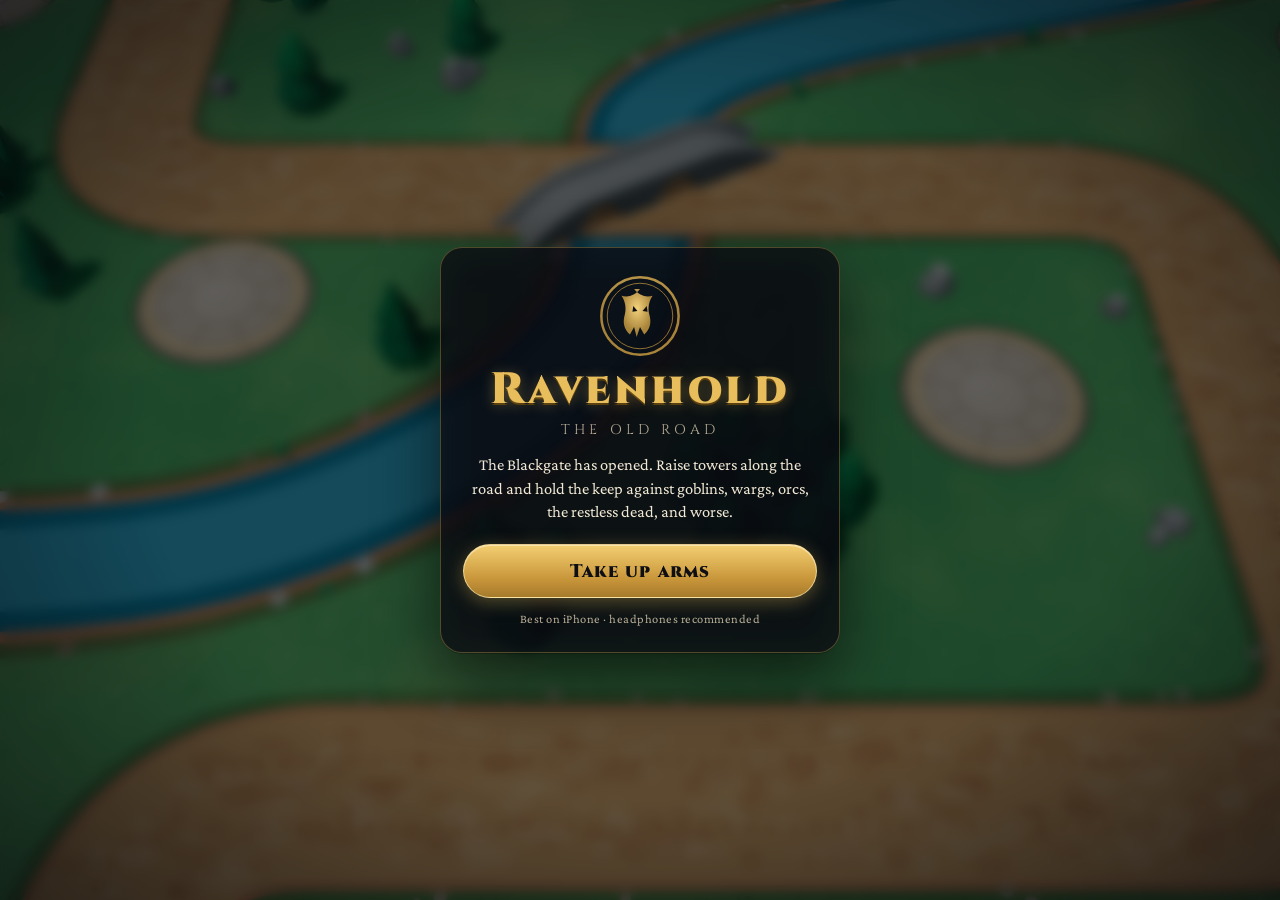
<file: index.html>
<!DOCTYPE html>
<html lang="en">
<head>
<meta charset="utf-8">
<meta name="viewport" content="width=device-width, initial-scale=1, maximum-scale=1, user-scalable=no, viewport-fit=cover">
<meta name="apple-mobile-web-app-capable" content="yes">
<meta name="mobile-web-app-capable" content="yes">
<meta name="apple-mobile-web-app-status-bar-style" content="black-translucent">
<meta name="apple-mobile-web-app-title" content="Ravenhold">
<meta name="theme-color" content="#0d0f14">
<meta name="description" content="Ravenhold — a classic medieval tower defense. Build towers, cast two spells, hold the road.">
<title>Ravenhold — Tower Defense</title>
<link rel="manifest" href="manifest.webmanifest">
<link rel="apple-touch-icon" href="icons/icon-180.png">
<link rel="icon" href="icons/icon-192.png">
<link rel="preconnect" href="https://fonts.googleapis.com">
<link rel="preconnect" href="https://fonts.gstatic.com" crossorigin>
<link href="https://fonts.googleapis.com/css2?family=Cinzel:wght@500;700;900&family=Crimson+Pro:ital,wght@0,400;0,600;1,400&display=swap" rel="stylesheet">
<link rel="stylesheet" href="css/style.css">
</head>
<body>
<canvas id="game" aria-label="Ravenhold game canvas"></canvas>
<div id="fx-flash" class="fx"></div>
<div id="fx-frost" class="fx"></div>
<div id="fx-vignette" class="fx vignette"></div>

<!-- HUD -->
<div id="hud" class="hidden">
  <div class="top">
    <div class="stats">
      <span class="st gold"><i class="ico ico-gold"></i><b id="hud-gold">0</b></span>
      <span class="st lives"><i class="ico ico-heart"></i><b id="hud-lives">20</b></span>
      <span class="st wave" id="hud-wave">Wave 0/15</span>
    </div>
    <div class="ctl">
      <button id="btn-speed" class="ib" aria-label="Game speed">1×</button>
      <button id="btn-sound" class="ib" aria-label="Sound"><i class="ico ico-sound"></i></button>
      <button id="btn-menu" class="ib" aria-label="Menu"><i class="ico ico-menu"></i></button>
    </div>
  </div>
  <div class="bottom">
    <button id="btn-fire" class="spell" data-spell="fire" aria-label="Dragon's Breath"><span class="orb fire"></span><span class="cd"></span><span class="cdt"></span><span class="sl">Fire</span></button>
    <button id="btn-frost" class="spell" data-spell="frost" aria-label="Winter's Grasp"><span class="orb frost"></span><span class="cd"></span><span class="cdt"></span><span class="sl">Frost</span></button>
    <button id="btn-wave" class="wavebtn"><span class="wl">Sound the horn</span><span class="ws">Wave 1 · Scouts</span></button>
  </div>
  <div id="cast-hint" class="hint hidden">Tap the road to unleash <b>Dragon's Breath</b><button id="btn-cancel-cast">Cancel</button></div>
</div>

<!-- Radial build menu (anchored to the tapped plot) -->
<div id="radial" class="radial hidden"></div>

<!-- Tower menu (anchored to the selected tower) -->
<div id="tmwrap" class="tmwrap hidden"><div id="tmenu" class="tmenu">
  <div class="tm-head"><img id="tm-icon" alt=""><div><div id="tm-name" class="tm-name">Archer Tower</div><div id="tm-stats" class="tm-stats"></div></div></div>
  <div class="tm-actions">
    <button id="btn-upgrade" class="tm-btn primary"><span class="lbl">Upgrade</span><span class="cost"><i class="ico ico-gold"></i><b id="upgrade-cost">70</b></span></button>
    <button id="btn-sell" class="tm-btn"><span class="lbl">Sell</span><span class="cost"><i class="ico ico-gold"></i><b id="sell-value">49</b></span></button>
  </div>
</div></div>

<!-- Title -->
<div id="title" class="overlay">
  <div class="card">
    <div class="sigil"></div>
    <h1>Ravenhold</h1>
    <div class="sub">The Old Road</div>
    <p class="lead">The Blackgate has opened. Raise towers along the road and hold the keep against goblins, wargs, orcs, the restless dead, and worse.</p>
    <button id="btn-start" class="big" disabled>Take up arms</button>
    <div id="loading" class="loading"><div class="bar"><i id="loading-fill"></i></div><span id="loading-text">Mustering the garrison…</span></div>
    <div class="foot">Best on iPhone · headphones recommended</div>
  </div>
</div>

<!-- Pause / menu -->
<div id="menu" class="overlay hidden">
  <div class="card">
    <h2>Ravenhold</h2>
    <div class="row"><button id="btn-resume" class="big">Return to battle</button></div>
    <div class="row two">
      <button id="tg-music" class="toggle">Music <b>On</b></button>
      <button id="tg-sfx" class="toggle">Sounds <b>On</b></button>
    </div>
    <div class="row"><button id="btn-fit" class="small">Show whole map</button></div>
    <div class="row"><button id="btn-restart" class="small danger">Restart level</button></div>
    <div class="row"><button id="btn-credits" class="link">Music &amp; sound credits</button></div>
  </div>
</div>

<!-- Credits -->
<div id="credits" class="overlay hidden">
  <div class="card scroll">
    <h2>Credits</h2>
    <div id="credits-body" class="credits"></div>
    <div class="row"><button id="btn-credits-close" class="small">Close</button></div>
  </div>
</div>

<!-- Victory / defeat -->
<div id="end" class="overlay hidden">
  <div class="card">
    <h2 id="end-title">Victory</h2>
    <p id="end-text" class="lead"></p>
    <div class="row"><button id="btn-end-restart" class="big">Play again</button></div>
  </div>
</div>

<div id="banner" class="banner hidden"><div class="bm"></div><div class="bs"></div></div>
<div id="toast" class="toast hidden"></div>

<script src="js/data.js"></script>
<script src="js/audio.js"></script>
<script src="js/ground.js"></script>
<script src="js/render3d.js"></script>
<script src="js/game.js"></script>
<script src="js/ui.js"></script>
<script src="js/main.js"></script>
<script type="module">
  import * as THREE from './js/vendor/three.module.min.js';
  import { GLTFLoader } from './js/vendor/GLTFLoader.js';
  import { clone } from './js/vendor/SkeletonUtils.js';
  window.TD.R3.setLibs(THREE, GLTFLoader, clone);
  window.TD.boot();
</script>
</body>
</html>
</file>
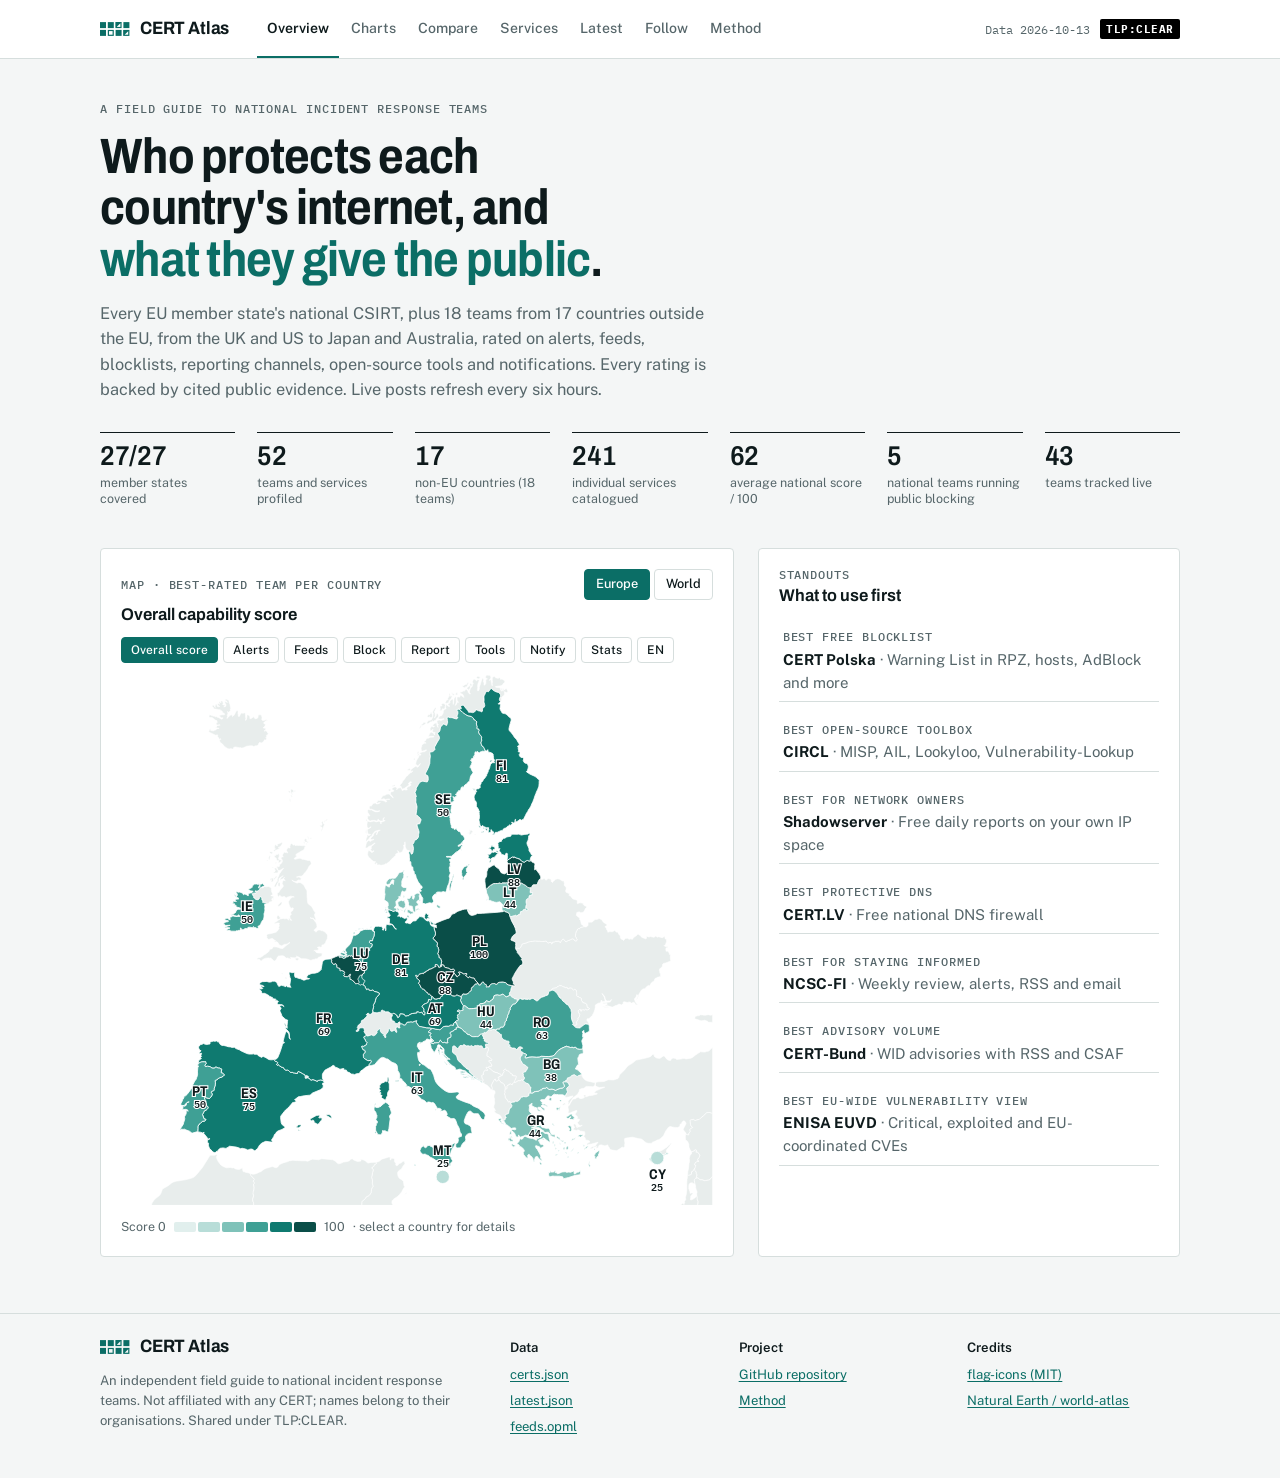
<file: docs/index.html>
<!doctype html>
<html lang="en">
<head>
<meta charset="utf-8">
<meta name="viewport" content="width=device-width, initial-scale=1, viewport-fit=cover">
<title>CERT Atlas</title>
<link rel="icon" href="data:image/svg+xml,%3Csvg xmlns='http://www.w3.org/2000/svg' viewBox='-1 -7.5 27 27'%3E%3Cg fill='%230b6e66'%3E%3Crect width='5' height='5'/%3E%3Crect x='6.5' width='5' height='5'/%3E%3Cpath d='M13 5V0h5z'/%3E%3Crect x='19.5' width='5' height='5'/%3E%3Crect y='6.5' width='5' height='5'/%3E%3Crect x='13' y='6.5' width='5' height='5'/%3E%3Cpath d='M19.5 11.5V6.5h5z'/%3E%3C/g%3E%3C/svg%3E">
<meta name="description" content="A field guide to national incident response teams: all 27 EU member states plus 18 teams from 17 countries outside the EU: capabilities, ratings, feeds, blocklists, alerts and reporting channels.">
<link rel="canonical" href="https://angelflyer.github.io/certatlas/">
<meta property="og:type" content="website">
<meta property="og:site_name" content="CERT Atlas">
<meta property="og:title" content="CERT Atlas: who protects each country's internet">
<meta property="og:description" content="A field guide to national incident response teams: all 27 EU member states plus 18 teams from 17 countries outside the EU, rated on alerts, feeds, blocklists, reporting channels, open-source tools and notifications.">
<meta property="og:url" content="https://angelflyer.github.io/certatlas/">
<meta property="og:image" content="https://angelflyer.github.io/certatlas/og-image.png?v=2">
<meta property="og:image:secure_url" content="https://angelflyer.github.io/certatlas/og-image.png?v=2">
<meta property="og:image:type" content="image/png">
<meta property="og:image:width" content="1200">
<meta property="og:image:height" content="627">
<meta property="og:image:alt" content="CERT Atlas: map of Europe coloured by each national CSIRT's score, with the headline Who protects each country's internet, and what they give the public.">
<meta name="twitter:card" content="summary_large_image">
<meta name="twitter:title" content="CERT Atlas: who protects each country's internet">
<meta name="twitter:description" content="A field guide to national incident response teams: all 27 EU member states plus 18 teams from 17 countries outside the EU, rated on alerts, feeds, blocklists, reporting channels, open-source tools and notifications.">
<meta name="twitter:image" content="https://angelflyer.github.io/certatlas/og-image.png?v=2">
<link rel="preconnect" href="https://fonts.googleapis.com">
<link rel="preconnect" href="https://fonts.gstatic.com" crossorigin>
<link rel="stylesheet" href="https://fonts.googleapis.com/css2?family=Archivo:wdth,wght@62..125,500..800&family=IBM+Plex+Mono:wght@400;500&family=Public+Sans:wght@400;500;600;700&display=swap">
<style>
/* Layout: slim sticky brand bar with underline tabs; left-aligned hero with a ruled spec strip; content on a 1120px column with hairline-ruled panels. Identity: teal "signal" ink, the 8-cell rating fingerprint as logomark. */
:root {
  --bg: #f4f6f6;
  --surface: #ffffff;
  --sunk: #e8edec;
  --ink: #0e1a1c;
  --muted: #56666a;
  --line: #d6dedd;
  --accent: #0b6e66;
  --accent-ink: #ffffff;
  --s0: #e1efed; --s1: #b8ddd8; --s2: #7fc2b9; --s3: #3fa095; --s4: #0f7a70; --s5: #0a4e48;
  --ok: #1a7f4b; --warn: #a15c00; --bad: #b42318;
  --c1: #2a78d6; --c2: #eb6834; --c3: #1baf7a;
  --f-display: "Archivo", "Arial Narrow", system-ui, sans-serif;
  --f-body: "Public Sans", system-ui, -apple-system, "Segoe UI", sans-serif;
  --f-mono: "IBM Plex Mono", ui-monospace, "SFMono-Regular", Menlo, monospace;
  --r: 4px;
}
@media (prefers-color-scheme: dark) {
  :root:not([data-theme="light"]) {
    --bg: #0b1213; --surface: #111b1c; --sunk: #172426; --ink: #e3ecea; --muted: #93a6a5; --line: #233335;
    --accent: #4fc1b3; --accent-ink: #0b1213;
    --s0: #15292a; --s1: #1b3f3d; --s2: #1f5f59; --s3: #2a867d; --s4: #46b1a4; --s5: #8edbd0;
    --ok: #4cc38a; --warn: #f0a541; --bad: #ff7b72;
    --c1: #3987e5; --c2: #d95926; --c3: #199e70;
    color-scheme: dark;
  }
}
:root[data-theme="dark"] {
  --bg: #0b1213; --surface: #111b1c; --sunk: #172426; --ink: #e3ecea; --muted: #93a6a5; --line: #233335;
  --accent: #4fc1b3; --accent-ink: #0b1213;
  --s0: #15292a; --s1: #1b3f3d; --s2: #1f5f59; --s3: #2a867d; --s4: #46b1a4; --s5: #8edbd0;
  --ok: #4cc38a; --warn: #f0a541; --bad: #ff7b72;
  --c1: #3987e5; --c2: #d95926; --c3: #199e70;
  color-scheme: dark;
}
* { box-sizing: border-box; }
body { background: var(--bg); color: var(--ink); font: 15px/1.55 var(--f-body); margin: 0; }
a { color: var(--accent); text-underline-offset: 2px; }
a:focus-visible, button:focus-visible, input:focus-visible, select:focus-visible, [tabindex]:focus-visible { outline: 2px solid var(--accent); outline-offset: 2px; }
.wrap { max-width: 1120px; margin: 0 auto; padding-inline: 20px; }
h1, h2, h3 { font-family: var(--f-display); text-wrap: balance; margin: 0; line-height: 1.1; }
h2 { font-size: 1.75rem; font-stretch: 88%; font-weight: 700; letter-spacing: -.005em; }
h3 { font-size: 1.06rem; font-weight: 650; font-stretch: 96%; }
.mono { font-family: var(--f-mono); font-size: .82em; }
.muted { color: var(--muted); }
.eyebrow { font: 500 .72rem/1 var(--f-mono); letter-spacing: .08em; text-transform: uppercase; color: var(--muted); }

/* Brand bar */
header.topbar { position: sticky; top: env(safe-area-inset-top, 0px); z-index: 6; background: color-mix(in srgb, var(--surface) 94%, transparent); backdrop-filter: saturate(1.4) blur(8px); border-bottom: 1px solid var(--line); }
.bar-in { display: flex; align-items: center; gap: 0 28px; min-height: 58px; flex-wrap: wrap; }
.brand { display: inline-flex; align-items: center; gap: 10px; color: var(--ink); text-decoration: none; font: 700 1.12rem/1 var(--f-display); font-stretch: 92%; letter-spacing: -.01em; white-space: nowrap; }
.brand .mark { width: 30px; height: 14px; color: var(--accent); fill: currentColor; flex: none; }
nav.tabs { display: flex; gap: 2px; overflow-x: auto; scrollbar-width: none; flex: 1 1 auto; min-width: 0; align-self: stretch; }
nav.tabs button { font: 500 .88rem/1 var(--f-body); color: var(--muted); background: none; border: 0; border-bottom: 2px solid transparent; padding: 0 10px; cursor: pointer; white-space: nowrap; min-height: 58px; }
nav.tabs button[aria-selected="true"] { color: var(--ink); border-bottom-color: var(--accent); font-weight: 600; }
nav.tabs button:hover:not([aria-selected="true"]) { color: var(--ink); }
.bar-meta { display: flex; align-items: center; gap: 10px; font: .72rem var(--f-mono); color: var(--muted); white-space: nowrap; }
.tlp { font: 600 .66rem/1 var(--f-mono); background: #000; color: #fff; padding: 4px 6px; border-radius: 2px; letter-spacing: .05em; }
.tlp b { color: #fff; }
@media (max-width: 900px) {
  .bar-in { padding-top: 10px; }
  nav.tabs { order: 3; flex-basis: 100%; }
  nav.tabs button:first-child { padding-left: 0; }
  nav.tabs button { min-height: 42px; }
  .bar-meta { margin-left: auto; }
  #asof { display: none; }
}
/* Hero */
.hero .wrap { padding-block: 44px 28px; display: grid; gap: 16px; }
h1 { font-size: clamp(2rem, 4.4vw, 3.1rem); font-stretch: 86%; font-weight: 700; letter-spacing: -.015em; line-height: 1.04; max-width: 20ch; }
h1 em { font-style: normal; color: var(--accent); }
.lede { max-width: 62ch; color: var(--muted); margin: 0; font-size: 1.02rem; }
.kpis { display: grid; grid-template-columns: repeat(auto-fit, minmax(128px, 1fr)); gap: 0 22px; margin-top: 14px; }
.kpi { border-top: 1px solid var(--ink); padding: 10px 0 4px; display: grid; gap: 4px; align-content: start; }
.kpi b { font: 600 1.7rem/1 var(--f-display); font-stretch: 90%; font-variant-numeric: tabular-nums; letter-spacing: -.01em; }
.kpi span { font-size: .78rem; color: var(--muted); line-height: 1.35; }

main section { padding-block: 8px 56px; }
.section-head { display: flex; flex-wrap: wrap; gap: 8px 20px; align-items: end; justify-content: space-between; margin: 28px 0 18px; }
.section-head p { margin: 6px 0 0; color: var(--muted); max-width: 70ch; }

/* Overview: map + leaders */
.overview { display: grid; grid-template-columns: minmax(0, 1.5fr) minmax(0, 1fr); gap: 24px; }
@media (max-width: 860px) { .overview { grid-template-columns: 1fr; } }
.panel { background: var(--surface); border: 1px solid var(--line); border-radius: var(--r); padding: 20px; min-width: 0; }
.flag { width: 20px; height: 15px; border-radius: 2px; box-shadow: 0 0 0 1px var(--line); object-fit: cover; flex: none; display: inline-block; vertical-align: -2px; background: var(--sunk); }
.flag.lg { width: 32px; height: 24px; border-radius: 3px; }
.flag.globe { display: inline-grid; place-items: center; font-size: .7rem; color: var(--muted); }
.badge { display: inline-flex; gap: 6px; align-items: center; vertical-align: middle; }
.metricbar { display: flex; flex-wrap: wrap; gap: 5px; margin-top: 12px; }
.metricbar .chip { padding: 6px 9px; font-size: .75rem; }
.mapwrap { position: relative; margin-top: 10px; }
#map { width: 100%; height: auto; display: block; }
#map .ctx { fill: var(--sunk); stroke: var(--surface); stroke-width: .8; }
#map .eu { stroke: var(--surface); stroke-width: 1.1; cursor: pointer; transition: opacity .15s; }
#map .eu:hover, #map .eu:focus-visible { stroke: var(--ink); stroke-width: 2; outline: none; }
#map .lbl { font: 700 19px var(--f-display); font-stretch: 80%; fill: var(--ink); stroke: var(--surface); stroke-width: 3px; paint-order: stroke; pointer-events: none; text-anchor: middle; }
#map.world .lbl { font-size: 12px; stroke-width: 2.5px; }
#map.world .eu { stroke-width: .6; }
#map .lbl tspan.v { font: 600 14px var(--f-mono); }
.tip { position: absolute; z-index: 2; pointer-events: none; background: var(--ink); color: var(--bg); padding: 8px 10px; border-radius: 6px; font-size: .8rem; max-width: 240px; box-shadow: 0 6px 18px rgb(0 0 0 / .2); }
.tip b { display: block; font-size: .9rem; }
.sw { display: inline-block; width: 12px; height: 12px; border-radius: 2px; vertical-align: -1px; margin-right: 4px; }
.chart-grid { display: grid; grid-template-columns: minmax(0, 1fr) minmax(0, 1fr); gap: 24px; margin-top: 24px; }
@media (max-width: 860px) { .chart-grid { grid-template-columns: 1fr; } }
.h2h { display: grid; grid-template-columns: minmax(0, 1.1fr) minmax(0, 1fr); gap: 20px; align-items: start; margin-top: 12px; }
@media (max-width: 760px) { .h2h { grid-template-columns: 1fr; } }
.pickers { display: grid; gap: 8px; }
.picker { display: grid; grid-template-columns: 18px minmax(0, 1fr); gap: 8px; align-items: center; }
.picker select { font: inherit; padding: 7px 9px; border: 1px solid var(--line); border-radius: var(--r); background: var(--surface); color: var(--ink); min-width: 0; width: 100%; }
#radar { width: 100%; max-width: 520px; height: auto; display: block; }
#radar text { fill: var(--muted); font: 500 11px var(--f-body); }
#radar .ring { fill: none; stroke: var(--line); }
#radar .axis { stroke: var(--line); }
.rank { display: grid; gap: 5px; }
.rank .row { display: grid; grid-template-columns: minmax(120px, 210px) minmax(0, 1fr) 30px; gap: 10px; align-items: center; font-size: .82rem; cursor: pointer; background: none; border: 0; color: inherit; padding: 2px 0; text-align: left; font-family: inherit; }
.rank .row:hover .bar-fill { filter: brightness(1.12); }
.rank .nm { overflow: hidden; text-overflow: ellipsis; white-space: nowrap; display: flex; gap: 6px; align-items: center; min-width: 0; }
.rank .track { height: 12px; background: var(--sunk); border-radius: 3px; overflow: hidden; }
.rank .bar-fill { height: 100%; border-radius: 0 4px 4px 0; display: block; }
.rank b { font: 500 .78rem var(--f-mono); text-align: right; font-variant-numeric: tabular-nums; }
.fresh .track { position: relative; height: 14px; background: none; border-radius: 0; overflow: visible; }
.fresh .track::before { content: ""; position: absolute; left: 0; right: 0; top: 50%; border-top: 1px solid var(--line); }
.fresh .stem { position: absolute; left: 0; top: 50%; height: 2px; margin-top: -1px; background: var(--s2); border-radius: 2px; }
.fresh .dot { position: absolute; top: 50%; width: 11px; height: 11px; margin: -5.5px 0 0 -5.5px; border-radius: 50%; box-shadow: 0 0 0 2px var(--surface); }
.axisrow { display: grid; grid-template-columns: minmax(120px, 210px) minmax(0, 1fr) 30px; gap: 10px; font: .68rem var(--f-mono); color: var(--muted); }
.axisrow .ticks { position: relative; height: 14px; }
.axisrow .ticks span { position: absolute; transform: translateX(-50%); white-space: nowrap; }
.evw { display: grid; gap: 12px; margin-top: 12px; }
.evw .grp { display: grid; grid-template-columns: minmax(120px, 230px) minmax(0, 1fr); gap: 4px 12px; align-items: center; font-size: .85rem; }
.evw .bars2 { display: grid; gap: 3px; }
.evw .b { display: grid; grid-template-columns: minmax(0, 1fr) 44px; gap: 8px; align-items: center; }
.evw .t { height: 11px; background: var(--sunk); border-radius: 3px; overflow: hidden; }
.evw .t span { display: block; height: 100%; border-radius: 0 4px 4px 0; }
.evw .b b { font: 500 .75rem var(--f-mono); font-variant-numeric: tabular-nums; }
.mxh { all: unset; cursor: pointer; padding: 3px 5px; border-radius: 3px; border: 1px solid transparent; }
.mxh:hover { border-color: var(--line); }
.mxh.on { background: var(--accent); color: var(--accent-ink); }
.mxh:focus-visible { outline: 2px solid var(--accent); }
.matrix td.m.on { background: color-mix(in srgb, var(--s0) 60%, transparent); }
table.act { border-collapse: separate; border-spacing: 0; }
table.act th.wk { text-align: left; font-weight: 500; }
table.act td.hc { padding: 6px 1px; border-bottom: 1px solid var(--line); }
table.act td.hc i { display: block; width: 100%; min-width: 9px; height: 16px; border-radius: 2px; }
.chip.more { margin-top: 12px; }
.h0 { background: var(--sunk); } .h1 { background: var(--s1); } .h2 { background: var(--s2); } .h3 { background: var(--s3); } .h4 { background: var(--s4); } .h5 { background: var(--s5); }
.hsw { box-shadow: inset 0 0 0 1px var(--line); }
table.act td.m, table.act th.m { text-align: right; padding-inline: 8px; white-space: nowrap; }
.quad-wrap { overflow-x: auto; margin-top: 14px; }
.quad { display: grid; grid-template-columns: 34px repeat(7, minmax(64px, 1fr)); grid-template-rows: repeat(7, minmax(52px, auto)) 34px; min-width: 560px; position: relative; }
.quad .cell { border-right: 1px dashed var(--line); border-bottom: 1px dashed var(--line); padding: 5px; display: flex; flex-wrap: wrap; gap: 4px; align-content: flex-start; }
.quad .cell.hi-x.hi-y { background: color-mix(in srgb, var(--s1) 45%, transparent); }
.quad .cell.hi-x:not(.hi-y), .quad .cell.hi-y:not(.hi-x) { background: color-mix(in srgb, var(--s0) 55%, transparent); }
.quad .fl { all: unset; cursor: pointer; line-height: 0; border-radius: 2px; }
.quad .fl:hover .flag, .quad .fl:focus-visible .flag { box-shadow: 0 0 0 2px var(--accent); }
.quad .fl:focus-visible { outline: none; }
.quad .ax { font: .7rem var(--f-mono); color: var(--muted); display: flex; align-items: center; justify-content: center; }
.quad .ax.y { justify-content: flex-end; padding-right: 8px; }
.quad .qlab { position: absolute; font: 600 .68rem/1.2 var(--f-mono); letter-spacing: .06em; text-transform: uppercase; color: var(--accent); pointer-events: none; }
.quad-axis { display: flex; justify-content: space-between; font-size: .75rem; color: var(--muted); margin: 6px 0 0 34px; min-width: 526px; }
.gaps { display: grid; gap: 8px; margin-top: 12px; }
.gaps .g { display: grid; grid-template-columns: minmax(130px, 260px) minmax(0, 1fr); gap: 12px; align-items: center; font-size: .84rem; }
.gaps .stack { display: flex; height: 22px; border-radius: 3px; overflow: hidden; gap: 2px; }
.gaps .stack span:first-child { box-shadow: inset 0 0 0 1px var(--line); }
.gaps .stack span { display: flex; align-items: center; justify-content: center; font: 600 .7rem var(--f-mono); min-width: 0; overflow: hidden; }
.matrix td.m { text-align: center; padding: 6px 4px; }
.matrix th.m { text-align: center; padding-inline: 4px; }
.mdot { display: inline-block; border-radius: 50%; background: var(--s4); vertical-align: middle; }
.mdot.z { width: 4px; height: 4px; background: var(--line); }
 display: grid; grid-template-columns: repeat(7, 1fr); gap: 5px; margin-top: 14px; }
.tile { aspect-ratio: 1; max-width: 100%; border-radius: 5px; border: 0; cursor: pointer; display: grid; place-content: center; text-align: center; font: 700 clamp(.8rem, 2.4vw, 1.05rem)/1 var(--f-display); font-stretch: 80%; padding: 2px; transition: transform .12s; }
.tile small { display: block; font: 500 .62rem/1 var(--f-mono); margin-top: 3px; opacity: .85; }
.tile:hover { transform: scale(1.06); }
.tile.dim { opacity: .25; }
.legend { display: flex; align-items: center; gap: 8px; margin-top: 12px; font-size: .78rem; color: var(--muted); flex-wrap: wrap; }
.ramp { display: flex; gap: 2px; }
.ramp i { width: 22px; height: 10px; border-radius: 2px; display: block; }
.leaders { display: grid; gap: 2px; margin-top: 10px; }
.leader { display: grid; grid-template-columns: 26px minmax(0, 1fr) auto; gap: 10px; align-items: center; padding: 7px 4px; border-bottom: 1px solid var(--line); cursor: pointer; background: none; border-left: 0; border-right: 0; border-top: 0; text-align: left; color: inherit; font: inherit; width: 100%; }
.leader:hover { background: var(--sunk); }
.leader .rank { font: 500 .78rem var(--f-mono); color: var(--muted); }
.leader .nm { min-width: 0; overflow: hidden; text-overflow: ellipsis; white-space: nowrap; }
.score { font: 700 1rem/1 var(--f-display); font-variant-numeric: tabular-nums; font-stretch: 80%; }
.bars { display: grid; gap: 8px; margin-top: 12px; }
.bar { display: grid; grid-template-columns: minmax(110px, 190px) minmax(0, 1fr) 30px; gap: 10px; align-items: center; font-size: .85rem; }
.bar .track { height: 10px; background: var(--sunk); border-radius: 3px; overflow: hidden; }
.bar .fill { height: 100%; background: var(--s4); border-radius: 0 4px 4px 0; }
.bar b { font: 500 .8rem var(--f-mono); text-align: right; font-variant-numeric: tabular-nums; }
.two { display: grid; grid-template-columns: 1fr 1fr; gap: 24px; margin-top: 24px; }
@media (max-width: 860px) { .two { grid-template-columns: 1fr; } }

/* Controls */
.controls { display: flex; flex-wrap: wrap; gap: 8px; align-items: center; margin-bottom: 14px; }
input[type="search"] { font: inherit; padding: 9px 12px; border: 1px solid var(--line); border-radius: var(--r); background: var(--surface); color: var(--ink); min-width: 0; flex: 1 1 220px; max-width: 360px; }
.chip { font: 500 .8rem/1 var(--f-body); padding: 8px 11px; border-radius: var(--r); border: 1px solid var(--line); background: var(--surface); color: var(--ink); cursor: pointer; }
.chip[aria-pressed="true"] { background: var(--accent); color: var(--accent-ink); border-color: var(--accent); }

/* Compare table */
.tablewrap { overflow-x: auto; border: 1px solid var(--line); border-radius: var(--r); background: var(--surface); }
table { border-collapse: collapse; width: 100%; font-size: .88rem; }
th, td { padding: 9px 10px; border-bottom: 1px solid var(--line); text-align: left; vertical-align: middle; }
th { font: 600 .72rem/1.2 var(--f-mono); text-transform: uppercase; letter-spacing: .04em; color: var(--muted); background: var(--sunk); position: sticky; top: 0; white-space: nowrap; }
th button { all: unset; cursor: pointer; }
th button:focus-visible { outline: 2px solid var(--accent); }
th.dim, td.dim { text-align: center; padding-inline: 4px; }
tbody tr { cursor: pointer; }
tbody tr:hover { background: var(--sunk); }
.cc { font: 600 .72rem/1 var(--f-mono); padding: 4px 5px; border-radius: 3px; background: var(--sunk); color: var(--ink); display: inline-block; min-width: 30px; text-align: center; }
.kind { font-size: .72rem; color: var(--muted); }
.pip { display: inline-block; width: 16px; height: 16px; border-radius: 3px; border: 1.5px solid var(--s4); vertical-align: middle; }
.pip.v1 { background: linear-gradient(135deg, var(--s4) 50%, transparent 50%); }
.pip.v2 { background: var(--s4); }
.scorecell { display: flex; align-items: center; gap: 8px; min-width: 110px; }
.scorecell .track { flex: 1; height: 6px; background: var(--sunk); border-radius: 3px; overflow: hidden; }
.scorecell .fill { height: 100%; background: var(--accent); }

/* Services */
.catnav { display: flex; flex-wrap: wrap; gap: 6px; margin-bottom: 18px; }
.cat { margin-bottom: 28px; }
.cat-head { display: flex; align-items: baseline; gap: 10px; border-bottom: 2px solid var(--ink); padding-bottom: 6px; margin-bottom: 4px; }
.cat-head .n { font: 500 .8rem var(--f-mono); color: var(--muted); }
.svc { display: grid; grid-template-columns: 150px minmax(0, 1fr); gap: 4px 16px; padding: 10px 0; border-bottom: 1px solid var(--line); }
@media (max-width: 620px) { .svc { grid-template-columns: 1fr; } }
.svc .who { display: flex; gap: 6px; align-items: flex-start; flex-wrap: wrap; }
.svc .who button { all: unset; cursor: pointer; font-weight: 600; font-size: .85rem; }
.svc .who button:hover { text-decoration: underline; }
.svc .what { min-width: 0; }
.svc .what p { margin: 2px 0 0; color: var(--muted); font-size: .9rem; }
mark { background: color-mix(in srgb, var(--accent) 22%, transparent); color: inherit; border-radius: 2px; padding: 0 1px; }
.svc .what a, .svc .what strong { font-weight: 600; overflow-wrap: anywhere; }

/* Latest */
.feed-list { display: grid; gap: 0; }
.item { display: grid; grid-template-columns: 92px minmax(0, 1fr); gap: 12px; padding: 12px 0; border-bottom: 1px solid var(--line); }
.item time { font: 500 .78rem/1.4 var(--f-mono); color: var(--muted); font-variant-numeric: tabular-nums; }
.item a { font-weight: 600; overflow-wrap: anywhere; }
.item p { margin: 3px 0 0; font-size: .87rem; color: var(--muted); }
.status { font: 600 .72rem/1 var(--f-mono); display: inline-flex; align-items: center; gap: 5px; white-space: nowrap; }
.status.ok { color: var(--ok); } .status.stale { color: var(--warn); } .status.none { color: var(--muted); }
.empty { padding: 28px; border: 1px dashed var(--line); border-radius: var(--r); background: var(--surface); }
.empty h3 { margin-bottom: 6px; }
.copy { align-self: center; font: 500 .72rem var(--f-mono); padding: 4px 8px; border: 1px solid var(--line); background: var(--surface); color: var(--ink); border-radius: 4px; cursor: pointer; }
.url { font: .78rem var(--f-mono); overflow-wrap: anywhere; color: var(--muted); }

/* Detail dialog */
dialog { border: 1px solid var(--line); border-radius: 10px; padding: 0; width: min(760px, calc(100vw - 32px)); max-height: calc(100dvh - 48px); background: var(--surface); color: var(--ink); }
dialog::backdrop { background: rgb(8 12 20 / .55); }
.dlg-head { position: sticky; top: 0; background: var(--surface); border-bottom: 1px solid var(--line); padding: 18px 20px 14px; display: grid; grid-template-columns: minmax(0, 1fr) auto; gap: 12px; z-index: 1; }
.dlg-head h2 { font-size: 1.8rem; }
.dlg-body { padding: 18px 20px 24px; display: grid; gap: 20px; }
.close { font: 600 .85rem var(--f-body); border: 1px solid var(--line); background: var(--sunk); color: var(--ink); border-radius: 999px; padding: 7px 12px; cursor: pointer; height: fit-content; }
.facts { display: grid; grid-template-columns: repeat(auto-fit, minmax(200px, 1fr)); gap: 10px 20px; margin: 0; }
.facts div { min-width: 0; } .facts dt { font: 500 .7rem var(--f-mono); text-transform: uppercase; letter-spacing: .06em; color: var(--muted); } .facts dd { margin: 2px 0 0; overflow-wrap: anywhere; }
.fingerprint { display: grid; grid-template-columns: repeat(auto-fit, minmax(210px, 1fr)); gap: 6px 18px; }
.fp { display: grid; grid-template-columns: minmax(0, 1fr) auto; gap: 8px; align-items: center; font-size: .85rem; }
.fp .cells { display: flex; gap: 3px; } .fp .cells i { width: 18px; height: 10px; border-radius: 2px; background: var(--sunk); display: block; } .fp .cells i.on { background: var(--s4); }
.evid { display: grid; grid-template-columns: repeat(auto-fit, minmax(260px, 1fr)); gap: 10px 20px; margin-top: 8px; }
.ev p { margin: 3px 0 0; font-size: .82rem; color: var(--muted); }
.stat { display: flex; gap: 12px; align-items: baseline; padding: 6px 0; border-bottom: 1px solid var(--line); }
.stat b { font: 700 1.3rem/1 var(--f-display); font-stretch: 75%; min-width: 110px; }
.method > * { max-width: 72ch; }
.method h2 { margin-top: 28px; }
.method li { margin-bottom: 6px; }
.foot { display: grid; grid-template-columns: minmax(0, 1.2fr) minmax(0, 2fr); gap: 24px 40px; }
@media (max-width: 760px) { .foot { grid-template-columns: 1fr; } }
.foot-brand p { margin: 10px 0 0; max-width: 46ch; }
.foot-cols { display: grid; grid-template-columns: repeat(auto-fit, minmax(140px, 1fr)); gap: 16px; }
.foot-cols div { display: grid; gap: 6px; align-content: start; }
.foot-cols strong { color: var(--ink); font-weight: 600; }
footer { border-top: 1px solid var(--line); padding-block: 24px 40px; font-size: .82rem; color: var(--muted); }
footer .wrap { display: grid; gap: 8px; }
@media (prefers-reduced-motion: reduce) { .tile { transition: none; } .tile:hover { transform: none; } }
</style>
</head>
<body>

<header class="topbar">
  <div class="wrap bar-in">
    <a class="brand" href="#overview" data-home><svg class="mark" viewBox="0 0 25 11.5" aria-hidden="true"><rect x="0" y="0" width="5" height="5"/><rect x="6.5" y="0" width="5" height="5"/><path d="M13 5V0h5z"/><rect x="13.5" y=".5" width="4" height="4" fill="none" stroke="currentColor"/><rect x="19.5" y="0" width="5" height="5"/><rect x="0" y="6.5" width="5" height="5"/><rect x="7" y="7" width="4" height="4" fill="none" stroke="currentColor"/><rect x="13" y="6.5" width="5" height="5"/><path d="M19.5 11.5V6.5h5z"/><rect x="20" y="7" width="4" height="4" fill="none" stroke="currentColor"/></svg><span>CERT Atlas</span></a>
    <nav class="tabs" aria-label="Sections" role="tablist" id="tabs">
      <button role="tab" data-tab="overview" aria-selected="true">Overview</button>
      <button role="tab" data-tab="charts" aria-selected="false">Charts</button>
      <button role="tab" data-tab="compare" aria-selected="false">Compare</button>
      <button role="tab" data-tab="services" aria-selected="false">Services</button>
      <button role="tab" data-tab="latest" aria-selected="false">Latest</button>
      <button role="tab" data-tab="follow" aria-selected="false">Follow</button>
      <button role="tab" data-tab="method" aria-selected="false">Method</button>
    </nav>
    <div class="bar-meta"><span id="asof"></span><span class="tlp" title="Traffic Light Protocol: may be shared without restriction"><b>TLP:CLEAR</b></span></div>
  </div>
</header>

<section class="hero">
  <div class="wrap">
    <span class="eyebrow">A field guide to national incident response teams</span>
    <h1>Who protects each country's internet, and <em>what they give the public</em>.</h1>
    <p class="lede">Every EU member state's national CSIRT, plus 18 teams from 17 countries outside the EU, from the UK and US to Japan and Australia, rated on alerts, feeds, blocklists, reporting channels, open-source tools and notifications. Every rating is backed by cited public evidence. Live posts refresh every six hours.</p>
    <div class="kpis" id="kpis"></div>
  </div>
</section>

<main>
  <section id="overview" data-panel="overview">
    <div class="wrap">
      <div class="overview">
        <div class="panel">
          <div style="display:flex;justify-content:space-between;gap:10px;flex-wrap:wrap;align-items:center"><div class="eyebrow">Map · best-rated team per country</div><div role="group" aria-label="Map area" style="display:flex;gap:4px"><button class="chip" data-scope="europe" aria-pressed="true">Europe</button><button class="chip" data-scope="world" aria-pressed="false">World</button></div></div>
          <h3 style="margin-top:6px" id="maptitle">Overall capability score</h3>
          <div class="metricbar" id="metrics" role="group" aria-label="Colour the map by"></div>
          <div class="mapwrap"><svg id="map" role="img" aria-labelledby="maptitle"></svg><div class="tip" id="tip" hidden></div></div>
          <div class="legend" id="maplegend"></div>
        </div>
        <div class="panel">
          <div class="eyebrow">Standouts</div>
          <h3 style="margin-top:6px">What to use first</h3>
          <div id="standouts" class="bars"></div>
        </div>
      </div>
    </div>
  </section>

  <section id="charts" data-panel="charts" hidden>
    <div class="wrap">
      <div class="section-head">
        <div><h2>Charts</h2><p>Who each team mainly serves, how actively each one publishes, and which kinds of service each one runs. Select any flag or team to open its profile.</p></div>
      </div>
      <div class="panel">
        <div class="eyebrow">Who they serve</div>
        <h3 style="margin-top:6px">Citizen-facing versus defender-facing services</h3>
        <p class="muted" style="font-size:.82rem;margin:6px 0 0;max-width:80ch">Across: alerts, reporting channels and protective blocking, the things the public uses. Up: feeds, open-source tools and network-owner notifications, the things security teams use. Each flag is a team; select one for its profile.</p>
        <div class="quad-wrap"><div class="quad" id="quad"></div></div>
      </div>
      <div class="panel" style="margin-top:24px">
        <div style="display:flex;justify-content:space-between;gap:10px;flex-wrap:wrap;align-items:center"><div class="eyebrow">Publishing activity · from the live feeds</div>
          <div class="controls" style="margin:0"><select id="act-sort" class="chip" aria-label="Sort teams" style="padding:7px 10px"><option value="d30">Most posts, last 30 days</option><option value="recent">Most recent post</option><option value="total">Most posts recorded</option><option value="name">Name</option></select><label class="chip" style="display:inline-flex;gap:6px;align-items:center"><input type="checkbox" id="act-all"> Include teams with no posts</label></div></div>
        <h3 style="margin-top:6px">How often each team publishes, week by week</h3>
        <p class="muted" style="font-size:.82rem;margin:6px 0 0" id="act-note"></p>
        <div class="controls" style="margin:12px 0 0"><input type="search" id="act-q" placeholder="Filter teams" aria-label="Filter teams"><select id="act-region" class="chip" aria-label="Region" style="padding:7px 10px"><option value="">All teams</option><option value="eu">EU national &amp; government</option><option value="intl">Non-EU national</option><option value="other">EU-level &amp; community</option></select><select id="act-state" class="chip" aria-label="Recency" style="padding:7px 10px"><option value="">Any recency</option><option value="30">Posted in last 30 days</option><option value="180">Quiet 30–180 days</option><option value="old">Silent over 180 days</option></select><span class="muted" id="act-count" style="font-size:.8rem"></span></div>
        <div class="tablewrap" style="margin-top:12px"><table class="act" id="act"></table></div>
        <button class="chip more" id="act-more" type="button" data-more="act"></button>
        <div class="legend" id="act-legend"></div>
      </div>
      <div class="panel" style="margin-top:24px" id="mx-panel">
        <div class="eyebrow">Who offers what</div>
        <h3 style="margin-top:6px">Services per team in each category</h3>
        <div class="controls" style="margin:14px 0 6px"><input type="search" id="mx-q" placeholder="Filter teams" aria-label="Filter teams"><select id="mx-region" class="chip" aria-label="Region" style="padding:7px 10px"><option value="">All teams</option><option value="eu">EU national &amp; government</option><option value="intl">Non-EU national</option><option value="other">EU-level &amp; community</option></select><button class="chip" id="mx-reset" type="button">Clear filters</button><span class="muted" id="mx-count" style="font-size:.8rem"></span></div>
        <p class="muted" style="font-size:.8rem;margin:0 0 10px">Select a column heading to show only teams that offer that kind of service; select more to require all of them. Larger dot, more services. Hover a dot for the service names.</p>
        <div class="tablewrap"><table class="matrix" id="matrix"></table></div>
        <button class="chip more" id="mx-more" type="button" data-more="mx"></button>
      </div>
    </div>
  </section>

  <section id="compare" data-panel="compare" hidden>
    <div class="wrap">
      <div class="section-head">
        <div><h2>Compare capabilities</h2><p>Each square is one of the eight rating areas: empty means nothing found, half means limited or constituency-only, full means public and mature. Select a row for the full profile.</p></div>
      </div>
      <div class="controls">
        <input type="search" id="q" placeholder="Search team, country or service" aria-label="Search teams">
        <div id="kindchips" style="display:flex;gap:6px;flex-wrap:wrap"></div>
      </div>
      <div class="tablewrap"><table id="table"><thead></thead><tbody></tbody></table></div>
    </div>
  </section>

  <section id="services" data-panel="services" hidden>
    <div class="wrap">
      <div class="section-head">
        <div><h2>Service directory</h2><p>Every service from every team, grouped by what it does. Start with feeds and blocklists if you run a network, or with reporting channels and alerts if you need help.</p></div>
      </div>
      <div class="controls"><input type="search" id="q2" placeholder="Search services, e.g. phishing report, dns blocklist, weekly newsletter" aria-label="Search services" style="max-width:560px"><span class="muted" id="q2-info" style="font-size:.82rem"></span></div>
      <div class="catnav" id="catnav"></div>
      <div id="catlist"></div>
    </div>
  </section>

  <section id="latest" data-panel="latest" hidden>
    <div class="wrap">
      <div class="section-head">
        <div><h2>Latest from the teams</h2><p id="latest-sub">The newest posts across all team feeds.</p></div>
      </div>
      <div class="controls"><input type="search" id="q3" placeholder="Filter posts" aria-label="Filter posts"><select id="team3" aria-label="Show posts from" class="chip" style="padding:8px 10px"><option value="">All teams</option></select><label class="chip" style="display:inline-flex;gap:6px;align-items:center"><input type="checkbox" id="mix3" checked> Max 2 per team</label></div>
      <div id="latest-list"></div>
    </div>
  </section>

  <section id="follow" data-panel="follow" hidden>
    <div class="wrap">
      <div class="section-head">
        <div><h2>Follow the teams</h2><p>Newsletters and mailing lists need a personal sign-up with email confirmation. Feeds can go into any reader. To receive feeds by email, add them to a reader that sends email digests, or import the OPML file from this site's repository.</p></div>
      </div>
      <div class="two" style="margin-top:0">
        <div class="panel"><h3>Newsletters & mailing lists</h3><div id="newsletters" class="feed-list" style="margin-top:8px"></div></div>
        <div class="panel"><h3>Feeds, by team</h3><p class="muted" style="font-size:.8rem;margin:6px 0 0">● live: posted in the last 180 days · ◇ quiet: nothing newer · ▲ stale: last fetch failed · ◆ page watch: no feed, new links read from the news page · ⊘ blocked: the site refuses automated readers · ○ none: nothing to track</p><div id="feedurls" class="feed-list" style="margin-top:8px"></div></div>
      </div>
    </div>
  </section>

  <section id="method" data-panel="method" hidden>
    <div class="wrap method">
      <h2>Method</h2>
      <h3 style="margin-top:18px">What is rated</h3>
      <p>Each team is rated on eight things it offers the public: alerts and advisories, machine-readable feeds, protective blocking, reporting channels, open-source tools, proactive notification of network owners, published statistics and reports, and how usable it is in English. Each area scores 0 (nothing found), 1 (limited, occasional or only for the team's own constituency) or 2 (public and mature). The overall score is the total, scaled to 100.</p>
      <h3 style="margin-top:18px">How ratings were made</h3>
      <p>Assessors rated each team only from public evidence found through web search in October 2026: official pages, RFC 2350 profiles, annual reports and reputable press. Every area score in a team's profile comes with a one-line reason, source links and a confidence level. Where no evidence turned up, the score is lower, so a low score can mean the service is hard to find rather than missing. Teams marked low confidence are the ones with the thinnest evidence.</p>
      <h3 style="margin-top:18px">Which teams are included</h3>
      <p>Each EU member state is represented by its national CSIRT under the NIS2 Directive. Separate government or sector teams appear under <em>Related teams</em> in the profile; Spain's CCN-CERT is rated on its own because it runs its own public services. EU-level bodies (CERT-EU, ENISA) and free community services (Shadowserver, abuse.ch, DIVD, MISP) are rated the same way for reference. For international comparison, 18 national teams from 17 countries outside the EU are included: the UK, Switzerland, Norway, Ukraine, the US (CISA and CERT/CC), Canada, Brazil, Japan, South Korea, Singapore, India, China, Taiwan, Hong Kong, Australia, New Zealand and Israel.</p>
      <h3 style="margin-top:18px">Limits</h3>
      <p>These ratings measure what a team visibly offers, not how well it handles incidents behind the scenes. Teams that mainly serve government or critical infrastructure can score lower without being weaker. Check a team's own site before relying on a detail, and send corrections through the repository.</p>
      <h3 style="margin-top:18px">Live posts</h3>
      <p>A scheduled job checks every team's feed every six hours. It tries known feed addresses, then feeds advertised on the team's site, then common feed paths, and finally reads new links from the team's news page. Teams whose sites refuse automated readers are marked as blocked.</p>
    </div>
  </section>
</main>

<footer>
  <div class="wrap foot">
    <div class="foot-brand"><span class="brand"><svg class="mark" viewBox="0 0 25 11.5" aria-hidden="true"><rect x="0" y="0" width="5" height="5"/><rect x="6.5" y="0" width="5" height="5"/><path d="M13 5V0h5z"/><rect x="13.5" y=".5" width="4" height="4" fill="none" stroke="currentColor"/><rect x="19.5" y="0" width="5" height="5"/><rect x="0" y="6.5" width="5" height="5"/><rect x="7" y="7" width="4" height="4" fill="none" stroke="currentColor"/><rect x="13" y="6.5" width="5" height="5"/><path d="M19.5 11.5V6.5h5z"/><rect x="20" y="7" width="4" height="4" fill="none" stroke="currentColor"/></svg><span>CERT Atlas</span></span><p>An independent field guide to national incident response teams. Not affiliated with any CERT; names belong to their organisations. Shared under TLP:CLEAR.</p></div>
    <div class="foot-cols">
      <div><strong>Data</strong><a href="data/certs.json">certs.json</a><a href="data/latest.json">latest.json</a><a href="data/feeds.opml">feeds.opml</a></div>
      <div><strong>Project</strong><a href="https://github.com/Angelflyer/certatlas">GitHub repository</a><a href="#method" data-goto="method">Method</a></div>
      <div><strong>Credits</strong><a href="https://github.com/lipis/flag-icons">flag-icons (MIT)</a><a href="https://github.com/topojson/world-atlas">Natural Earth / world-atlas</a></div>
    </div>
  </div>
</footer>

<dialog id="dlg" aria-labelledby="dlg-title"></dialog>

<script>
(function () {
  const $ = (s, el = document) => el.querySelector(s);
  const esc = s => String(s ?? "").replace(/[&<>"']/g, c => ({ "&": "&amp;", "<": "&lt;", ">": "&gt;", '"': "&quot;", "'": "&#39;" }[c]));
  const DIMS = ["adv", "feeds", "block", "report", "oss", "proactive", "transparency", "english"];
  const SHORT = { adv: "Alerts", feeds: "Feeds", block: "Block", report: "Report", oss: "Tools", proactive: "Notify", transparency: "Stats", english: "EN" };
  const KINDS = { national: "National CSIRT", government: "Government CERT", eu: "EU-level", international: "Non-EU national", community: "Community / free" };
  const GRID = { EU: [0, 0], SE: [4, 0], FI: [5, 0], IE: [0, 1], DK: [3, 1], EE: [5, 1], NL: [2, 2], DE: [3, 2], PL: [4, 2], LV: [5, 2], FR: [1, 3], BE: [2, 3], LU: [3, 3], CZ: [4, 3], LT: [5, 3], PT: [0, 4], ES: [1, 4], AT: [3, 4], SK: [4, 4], HU: [5, 4], RO: [6, 4], IT: [2, 5], SI: [3, 5], HR: [4, 5], BG: [6, 5], MT: [2, 6], GR: [5, 6], CY: [6, 6] };
  let D, L = { updated: null, teams: {} }, GEO = null, WORLD = null, HIST = null, metric = "score", mapScope = "europe";
  const FLAGGED = new Set("AT BE BG HR CY CZ DK EE FI FR DE GR HU IE IT LV LT LU MT NL PL PT RO SK SI ES SE EU GB US CA BR JP KR SG IN CN TW HK AU NZ IL CH NO UA".split(" "));
  const flag = (cc, lg) => FLAGGED.has(cc) ? `<img class="flag${lg ? " lg" : ""}" src="flags/${cc.toLowerCase()}.svg" alt="" width="${lg ? 32 : 20}" height="${lg ? 24 : 15}" loading="lazy" decoding="async">` : `<span class="flag globe${lg ? " lg" : ""}" aria-hidden="true">◎</span>`;
  const badge = cc => `<span class="badge">${flag(cc)}<span class="cc">${cc}</span></span>`;
  const SERIES = ["var(--c1)", "var(--c2)", "var(--c3)"];
  let sortKey = "score", sortDir = -1, kindFilter = new Set(Object.keys(KINDS));
  const score = c => Math.round(DIMS.reduce((a, k) => a + (c.scores[k] || 0), 0) / (DIMS.length * 2) * 100);
  const step = s => Math.min(5, Math.floor(s / 100 * 6));
  const byId = id => D.certs.find(c => c.id === id);
  const fmtDate = iso => { if (!iso) return "—"; const d = new Date(iso); return isNaN(d) ? "—" : d.toISOString().slice(0, 10); };
  const QUIET_DAYS = 180;
  function feedStatus(t, long) {
    if (!L.updated) return '<span class="status none">pending</span>';
    if (t && t.status === "watched") return '<span class="status ok" title="No feed; new links are read from the team\'s news page">◆ page watch</span>';
    if (t && t.blocked) return `<span class="status none" title="The site returns 403 to automated readers">⊘ ${long ? "site blocks automated readers" : "blocked"}</span>`;
    if (!t || !(t.status === "ok" || t.status === "stale")) return `<span class="status none">○ ${long ? "no public feed found" : "none"}</span>`;
    const newest = (t.items || []).map(i => i.date).filter(Boolean).sort().pop();
    const quiet = newest && (Date.now() - new Date(newest)) / 864e5 > QUIET_DAYS;
    if (t.status === "stale") return '<span class="status stale">▲ stale</span>';
    if (quiet) return `<span class="status stale" title="Newest post ${newest.slice(0, 10)}">◇ quiet</span>`;
    return '<span class="status ok">● live</span>';
  }
  const pip = v => `<span class="pip v${v}" role="img" aria-label="${["none", "limited", "full"][v]}"></span>`;

  async function load(path, fallback) {
    try { const r = await fetch(path, { cache: "no-store" }); if (!r.ok) throw 0; return await r.json(); } catch (e) { return fallback; }
  }

  function kpis() {
    const nat = D.certs.filter(c => c.kind === "national");
    const ccs = new Set(nat.map(c => c.cc));
    const withFeed = Object.values(L.teams).filter(t => ["ok", "stale", "watched"].includes(t.status)).length;
    const block = nat.filter(c => c.scores.block >= 2).length;
    const avg = Math.round(nat.reduce((a, c) => a + score(c), 0) / nat.length);
    const svc = D.certs.reduce((a, c) => a + c.services.length, 0);
    $("#kpis").innerHTML = [
      [ccs.size + "/27", "member states covered"],
      [D.certs.length, "teams and services profiled"],
      [new Set(D.certs.filter(c => c.kind === "international").map(c => c.cc)).size, "non-EU countries (18 teams)"],
      [svc, "individual services catalogued"],
      [avg, "average national score / 100"],
      [block, "national teams running public blocking"],
      [L.updated ? withFeed : "—", L.updated ? "teams tracked live" : "live feeds pending first run"]
    ].map(([b, s]) => `<div class="kpi"><b>${b}</b><span>${s}</span></div>`).join("");
    $("#asof").textContent = "Data " + D.meta.asOf;
  }

  const bestByCc = () => { const best = {}; D.certs.filter(c => c.kind === "national" || c.kind === "eu" || (mapScope === "world" && c.kind === "international")).forEach(c => { if (!best[c.cc] || score(c) > score(best[c.cc])) best[c.cc] = c; }); return best; };
  const METRICS = [["score", "Overall score"], ...DIMS.map(k => [k, D_LABEL(k)])];
  function D_LABEL(k) { return SHORT[k]; }
  const FEEDKEYS = { live: ["var(--ok)", "Live"], watch: ["var(--s3)", "Page watch"], quiet: ["var(--warn)", "Quiet or stale"], blocked: ["var(--bad)", "Blocks readers"], none: ["var(--s0)", "No feed"] };
  function feedKey(t) {
    if (!t) return "none";
    if (t.status === "watched") return "watch";
    if (t.blocked) return "blocked";
    if (t.status === "stale") return "quiet";
    if (t.status !== "ok") return "none";
    const newest = (t.items || []).map(i => i.date).filter(Boolean).sort().pop();
    return newest && (Date.now() - new Date(newest)) / 864e5 > QUIET_DAYS ? "quiet" : "live";
  }
  function metricOf(c) {
    if (metric === "score") { const v = score(c); return { fill: `var(--s${step(v)})`, text: `${v}/100`, short: v }; }
    if (metric === "feed") { const k = feedKey(L.teams[c.id]); return { fill: FEEDKEYS[k][0], text: FEEDKEYS[k][1], short: "" }; }
    const v = c.scores[metric]; return { fill: ["var(--s0)", "var(--s2)", "var(--s4)"][v], text: ["None found", "Limited", "Public and mature"][v], short: "" };
  }
  function drawMetrics() {
    $("#metrics").innerHTML = METRICS.map(([k, v]) => `<button class="chip" data-metric="${k}" aria-pressed="${k === metric}" title="${esc(k === "score" || k === "feed" ? v : D.meta.rubric[k])}">${v}</button>`).join("");
  }
  function drawMap() {
    const svg = $("#map");
    const G = mapScope === "world" ? WORLD : GEO;
    document.querySelectorAll("[data-scope]").forEach(b => b.setAttribute("aria-pressed", b.dataset.scope === mapScope));
    svg.classList.toggle("world", mapScope === "world");
    if (!G) { svg.outerHTML = '<p class="muted">The map data (data/europe.json) could not be loaded.</p>'; return; }
    const best = bestByCc();
    svg.setAttribute("viewBox", `0 0 ${G.w} ${G.h}`);
    const parts = G.ctx.map(d => `<path class="ctx" d="${d}"/>`);
    const labels = [];
    const world = mapScope === "world";
    Object.entries(world ? G.c : G.eu).forEach(([cc, g]) => {
      const c = best[cc]; if (!c) return;
      const m = metricOf(c);
      const aria = `${c.country}, ${c.name}: ${m.text}`;
      if (g.d) parts.push(`<path class="eu" d="${g.d}" fill="${m.fill}" data-id="${c.id}" tabindex="0" role="button" aria-label="${esc(aria)}"/>`);
      if (g.a < (world ? 30 : 400)) parts.push(`<circle class="eu" cx="${g.cx}" cy="${g.cy}" r="${world ? 4.5 : 9}" fill="${m.fill}" data-id="${c.id}" ${g.d ? 'tabindex="-1" aria-hidden="true"' : `tabindex="0" role="button" aria-label="${esc(aria)}"`}/>`);
      if (world) { if (c.kind === "international" && g.a > 25) labels.push(`<text class="lbl" x="${g.cx}" y="${g.cy + 4}">${cc}</text>`); return; }
      if (g.a > 1800 || cc === "LU" || cc === "MT" || cc === "CY") {
        const dy = cc === "CY" ? 28 : cc === "LU" || cc === "MT" ? -30 : 0;
        labels.push(`<text class="lbl" x="${g.cx}" y="${g.cy + dy}">${cc}${m.short !== "" ? `<tspan class="v" x="${g.cx}" dy="16">${m.short}</tspan>` : ""}</text>`);
      }
    });
    svg.innerHTML = parts.join("") + labels.join("");
    $("#maptitle").textContent = METRICS.find(m => m[0] === metric)[1] === "Overall score" ? "Overall capability score" : metric === "feed" ? "Live feed status" : D.meta.rubric[metric];
    const leg = $("#maplegend");
    if (metric === "score") leg.innerHTML = `<span>Score 0</span><span class="ramp">${[0, 1, 2, 3, 4, 5].map(i => `<i style="background:var(--s${i})"></i>`).join("")}</span><span>100</span><span>· select a country for details</span>`;
    else if (metric === "feed") { const n = {}; Object.values(best).forEach(c => { const k = feedKey(L.teams[c.id]); n[k] = (n[k] || 0) + 1; }); leg.innerHTML = Object.entries(FEEDKEYS).map(([k, [f, t]]) => `<span><i class="sw" style="background:${f}"></i>${t} · ${n[k] || 0}</span>`).join(""); }
    else leg.innerHTML = [["var(--s0)", "None found"], ["var(--s2)", "Limited"], ["var(--s4)", "Public and mature"]].map(([f, t]) => `<span><i class="sw" style="background:${f}"></i>${t}</span>`).join("");
  }
  function tipShow(e) {
    const el = e.target.closest("#map [data-id]"); const tip = $("#tip");
    if (!el) { tip.hidden = true; return; }
    const c = byId(el.dataset.id), m = metricOf(c), box = $(".mapwrap").getBoundingClientRect();
    tip.innerHTML = `<b>${flag(c.cc)} ${esc(c.country)}</b>${esc(c.name)} · ${esc(m.text)}`;
    tip.hidden = false;
    const x = Math.min(e.clientX - box.left + 14, box.width - 250), y = e.clientY - box.top + 14;
    tip.style.left = Math.max(0, x) + "px"; tip.style.top = y + "px";
  }

  function charts() {
    quadrant(); activity(); matrix();
  }
  // Search: word order free, accent-insensitive, prefix and typo tolerant, with related terms.
  const STOP = new Set("a an and the of for to in on at by with or is are be from how what where who which my me i do does can".split(" "));
  const SYN = {
    phishing: ["scam", "fraud", "suspicious", "suspect", "malicious"], scam: ["phishing", "fraud"], fraud: ["scam", "phishing"],
    spam: ["email", "phishing"], sms: ["text", "phishing"],
    dns: ["blocklist", "resolver", "firewall", "domain"], block: ["blocklist", "blocking", "firewall", "dns", "takedown"], blocklist: ["block", "dns", "list", "warning"], firewall: ["dns", "block"],
    ioc: ["indicator", "indicators", "misp", "stix", "threatfox", "compromise"], threat: ["intelligence", "cti", "ioc"], cti: ["threat", "intelligence"], intel: ["intelligence", "threat"],
    feed: ["rss", "api", "feeds", "data"], rss: ["feed", "atom"], api: ["feed", "data", "json"],
    vulnerability: ["cve", "advisory", "advisories", "vulnerabilities", "patch"], vuln: ["vulnerability", "cve"], cve: ["vulnerability", "advisory"], patch: ["vulnerability", "advisory"],
    alert: ["alerts", "warning", "warnings", "advisory"], warning: ["alert", "advisory"], advisory: ["advisories", "alert", "bulletin"],
    newsletter: ["digest", "mailing", "subscribe", "email", "weekly", "daily"], subscribe: ["newsletter", "mailing", "email"],
    report: ["reporting", "incident", "hotline", "form"], incident: ["report", "reporting"], hotline: ["phone", "helpline", "report"], helpline: ["hotline", "phone"],
    scan: ["scanner", "scanning", "notification", "vulnerable"], notify: ["notification", "notifications", "early", "warning"], sinkhole: ["botnet", "notification"],
    malware: ["sample", "samples", "botnet", "sandbox", "analysis"], tool: ["tools", "open", "source", "github", "platform"], opensource: ["open", "source", "github"],
    stats: ["statistics", "report", "annual"], statistics: ["stats", "annual", "report"]
  };
  const norm = t => (t || "").toLowerCase().normalize("NFD").replace(/[̀-ͯ]/g, "");
  const words = t => norm(t).split(/[^a-z0-9]+/).filter(Boolean);
  const qTerms = q => words(q).filter(w => w.length > 1 && !STOP.has(w));
  function near(a, b) { // edit distance <= 1
    if (Math.abs(a.length - b.length) > 1) return false;
    let i = 0, j = 0, e = 0;
    while (i < a.length && j < b.length) { if (a[i] === b[j]) { i++; j++; continue; } if (++e > 1) return false; if (a.length > b.length) i++; else if (b.length > a.length) j++; else { i++; j++; } }
    return e + (a.length - i) + (b.length - j) <= 1;
  }
  function termHit(term, ws) {
    let best = 0;
    for (const w of ws) {
      const v = w === term ? 3 : w.startsWith(term) ? 2.2 : (term.length >= 4 && w.includes(term)) ? 1.6 : (term.length >= 4 && w.length >= 4 && (near(term, w) || near(term, w.slice(0, term.length)) || near(term, w.slice(0, term.length + 1)))) ? 1.3 : (w.length >= 4 && term.startsWith(w)) ? 1 : 0;
      if (v > best) best = v; if (best === 3) break;
    }
    return best;
  }
  // fields: [[text, weight], ...]; returns 0 when the query does not match
  function relevance(q, fields) {
    const ts = qTerms(q); if (!ts.length) return 1;
    const fw = fields.map(([t, w]) => [words(t), w]);
    let total = 0, matched = 0, direct = 0;
    for (const t of ts) {
      let best = 0;
      for (const [ws, w] of fw) best = Math.max(best, termHit(t, ws) * w);
      if (best > 0) direct++;
      else for (const syn of SYN[t] || []) for (const [ws, w] of fw) best = Math.max(best, termHit(syn, ws) * w * 0.45);
      if (best > 0) matched++;
      total += best;
    }
    if (matched < Math.max(1, Math.ceil(ts.length * 0.67))) return 0;
    return total * (matched / ts.length) * (1 + direct / ts.length);
  }
  const hit = (q, ...texts) => relevance(q, texts.map(t => [t, 1])) > 0;
  const fit = c => ({ pub: c.scores.adv + c.scores.report + c.scores.block, tech: c.scores.feeds + c.scores.oss + c.scores.proactive });
  function quadrant() {
    const cells = {};
    D.certs.forEach(c => { const f = fit(c); (cells[f.pub + "," + f.tech] ||= []).push(c); });
    let h = "";
    for (let y = 6; y >= 0; y--) {
      h += `<div class="ax y">${y}</div>`;
      for (let x = 0; x <= 6; x++) {
        const list = (cells[x + "," + y] || []).sort((a, b) => score(b) - score(a));
        h += `<div class="cell${x >= 4 ? " hi-x" : ""}${y >= 4 ? " hi-y" : ""}">${list.map(c => `<button class="fl" data-id="${c.id}" title="${esc(c.name)} (${esc(c.country)}): citizen-facing ${x}/6, defender-facing ${y}/6">${flag(c.cc)}</button>`).join("")}</div>`;
      }
    }
    h += '<div></div>' + [0, 1, 2, 3, 4, 5, 6].map(x => `<div class="ax">${x}</div>`).join("");
    h += '<span class="qlab" style="right:8px;top:6px">All-rounders</span><span class="qlab" style="left:44px;top:6px">Defender-focused</span><span class="qlab" style="right:8px;bottom:42px">Citizen-focused</span><span class="qlab" style="left:44px;bottom:42px">Limited public offer</span>';
    $("#quad").innerHTML = h;
    if (!$(".quad-axis")) $("#quad").insertAdjacentHTML("afterend", '<div class="quad-axis"><span>← fewer citizen-facing services</span><span>more citizen-facing services →</span></div>');
  }
  const mxCats = new Set(); let mxSortTotal = false;
  const TOP = 10, showAll = { mx: false, act: false };
  const inRegion = (c, reg) => !reg || (reg === "eu" ? (c.kind === "national" || c.kind === "government") : reg === "intl" ? c.kind === "international" : (c.kind === "eu" || c.kind === "community"));
  function moreBtn(key, shown, total) {
    const b = $("#" + key + "-more");
    b.hidden = total <= TOP;
    b.textContent = showAll[key] ? "Show top 10 only" : `Show all ${total} teams`;
  }
  function matrix() {
    const cats = Object.keys(D.meta.categories);
    const SH = { alerts: "Alerts", feeds: "Feeds", blocklists: "Block", reporting: "Report", notify: "Notify", tools: "Tools", newsletter: "Digest", reports: "Reports", awareness: "Help" };
    const q = $("#mx-q").value.trim().toLowerCase(), reg = $("#mx-region").value;
    const n = (c, k) => c.services.filter(s => s.cat === k).length;
    const inReg = c => !reg || (reg === "eu" ? (c.kind === "national" || c.kind === "government") : reg === "intl" ? c.kind === "international" : (c.kind === "eu" || c.kind === "community"));
    const rowsAll = D.certs.filter(inReg).filter(c => !q || hit(q, c.name + " " + c.full, c.country)).filter(c => [...mxCats].every(k => n(c, k) > 0))
      .sort((a, b) => mxSortTotal ? b.services.length - a.services.length || score(b) - score(a) : score(b) - score(a));
    const max = Math.max(...D.certs.flatMap(c => cats.map(k => n(c, k))));
    const rows = showAll.mx ? rowsAll : rowsAll.slice(0, TOP);
    $("#mx-count").textContent = `${rowsAll.length} of ${D.certs.length} teams`;
    moreBtn("mx", rows.length, rowsAll.length);
    $("#matrix").innerHTML = `<thead><tr><th>Team</th>${cats.map(k => `<th class="m"><button class="mxh${mxCats.has(k) ? " on" : ""}" data-mxcat="${k}" aria-pressed="${mxCats.has(k)}" title="Show only teams with ${esc(D.meta.categories[k])}">${SH[k]}</button></th>`).join("")}<th class="m"><button class="mxh${mxSortTotal ? " on" : ""}" data-mxsort aria-pressed="${mxSortTotal}" title="Sort by number of services">Total ${mxSortTotal ? "↓" : ""}</button></th></tr></thead><tbody>${rows.map(c => `<tr data-id="${c.id}" tabindex="0"><td><span class="badge">${flag(c.cc)}<strong>${esc(c.name)}</strong></span></td>${cats.map(k => { const ss = c.services.filter(s => s.cat === k); const v = ss.length; const sz = v ? 7 + Math.round(11 * Math.sqrt(v / max)) : 0; return `<td class="m${mxCats.has(k) ? " on" : ""}" title="${esc(D.meta.categories[k])}: ${v ? esc(ss.map(s => s.name).join(", ")) : "none"}">${v ? `<span class="mdot" style="width:${sz}px;height:${sz}px"></span>` : '<span class="mdot z"></span>'}</td>`; }).join("")}<td class="m mono">${c.services.length}</td></tr>`).join("") || `<tr><td colspan="${cats.length + 2}" class="muted">No team matches these filters.</td></tr>`}</tbody>`;
  }
  function activity() {
    const WEEKS = 26, now = L.updated ? new Date(L.updated) : new Date(), DAY = 864e5;
    const end = new Date(Date.UTC(now.getUTCFullYear(), now.getUTCMonth(), now.getUTCDate()));
    const datesFor = c => {
      const h = HIST?.teams?.[c.id];
      if (h) return Object.values(h).map(d => new Date(d + "T00:00:00Z"));
      return (L.teams[c.id]?.items || []).map(i => i.date && new Date(i.date)).filter(Boolean);
    };
    let rows = D.certs.map(c => {
      const ds = datesFor(c).filter(d => !isNaN(d));
      const weeks = Array(WEEKS).fill(0);
      ds.forEach(d => { const w = Math.floor((end - d) / (7 * DAY)); if (w >= 0 && w < WEEKS) weeks[WEEKS - 1 - w]++; });
      const last = ds.length ? Math.max(...ds) : null;
      return { c, weeks, total: ds.length, d30: ds.filter(d => end - d <= 30 * DAY).length, d90: ds.filter(d => end - d <= 90 * DAY).length, ago: last ? Math.max(0, Math.round((end - last) / DAY)) : null, st: L.teams[c.id] };
    });
    if (!$("#act-all").checked) rows = rows.filter(r => r.total);
    const aq = $("#act-q").value.trim(), areg = $("#act-region").value, ast = $("#act-state").value;
    rows = rows.filter(r => inRegion(r.c, areg) && (!aq || hit(aq, r.c.name + " " + r.c.full, r.c.country)) && (!ast || (ast === "30" ? r.ago != null && r.ago <= 30 : ast === "180" ? r.ago != null && r.ago > 30 && r.ago <= 180 : r.ago == null || r.ago > 180)));
    const sort = $("#act-sort").value;
    rows.sort((a, b) => sort === "name" ? a.c.name.localeCompare(b.c.name) : sort === "recent" ? (a.ago ?? 1e9) - (b.ago ?? 1e9) : sort === "total" ? b.total - a.total : b.d30 - a.d30 || b.d90 - a.d90);
    const lvl = v => v === 0 ? 0 : v === 1 ? 1 : v <= 3 ? 2 : v <= 7 ? 3 : v <= 15 ? 4 : 5;
    const wkLabel = i => { const d = new Date(end - (WEEKS - 1 - i) * 7 * DAY); return d.toISOString().slice(5, 10); };
    const agoCell = r => r.ago == null ? '<span class="status none">—</span>' : `<span class="status ${r.ago <= 30 ? "ok" : r.ago <= 180 ? "stale" : "none"}" style="${r.ago > 180 ? "color:var(--bad)" : ""}">${r.ago === 0 ? "today" : r.ago + "d ago"}</span>`;
    const head = `<thead><tr><th>Team</th><th class="wk" colspan="${WEEKS}">Posts per week · last ${WEEKS} weeks →</th><th class="m">Last post</th><th class="m">30 days</th><th class="m">90 days</th><th class="m">Recorded</th></tr></thead>`;
    const allRows = rows; rows = showAll.act ? rows : rows.slice(0, TOP);
    $("#act-count").textContent = `${allRows.length} teams`;
    moreBtn("act", rows.length, allRows.length);
    $("#act").innerHTML = head + `<tbody>${rows.map(r => `<tr data-id="${r.c.id}" tabindex="0"><td><span class="badge">${flag(r.c.cc)}<strong>${esc(r.c.name)}</strong></span></td>${r.weeks.map((v, i) => `<td class="hc" title="${esc(r.c.name)} · week of ${wkLabel(i)}: ${v} post${v === 1 ? "" : "s"}"><i class="h${lvl(v)}"></i></td>`).join("")}<td class="m">${agoCell(r)}</td><td class="m mono">${r.d30}</td><td class="m mono">${r.d90}</td><td class="m mono">${r.total}</td></tr>`).join("") || `<tr><td colspan="${WEEKS + 5}" class="muted">No dated posts collected yet.</td></tr>`}</tbody>`;
    $("#act-legend").innerHTML = `<span>Posts per week</span>${[[0, "0"], [1, "1"], [2, "2–3"], [3, "4–7"], [4, "8–15"], [5, "16+"]].map(([l, t]) => `<span><i class="sw hsw h${l}"></i>${t}</span>`).join("")}`;
    const started = HIST?.started;
    const counted = allRows.reduce((a, r) => a + r.total, 0);
    $("#act-note").textContent = `${counted.toLocaleString("en")} dated posts from ${allRows.length} teams. Each feed is read every six hours and every post seen is kept${started ? `, starting ${started}` : ""}, so older weeks only include posts still listed in a team's feed at that point. Teams followed through their news page are dated on the day a new link first appears.`;
  }


  function overview() {
    drawMetrics(); drawMap();
    const picks = [
      ["Best free blocklist", "cert-pl", "Warning List in RPZ, hosts, AdBlock and more"],
      ["Best open-source toolbox", "circl-lu", "MISP, AIL, Lookyloo, Vulnerability-Lookup"],
      ["Best for network owners", "shadowserver", "Free daily reports on your own IP space"],
      ["Best protective DNS", "cert-lv", "Free national DNS firewall"],
      ["Best for staying informed", "ncsc-fi", "Weekly review, alerts, RSS and email"],
      ["Best advisory volume", "cert-bund", "WID advisories with RSS and CSAF"],
      ["Best EU-wide vulnerability view", "enisa-euvd", "Critical, exploited and EU-coordinated CVEs"]
    ];
    $("#standouts").innerHTML = picks.map(([t, id, d]) => { const c = byId(id); return `<button class="leader" data-id="${id}" style="grid-template-columns:minmax(0,1fr)"><span class="nm" style="white-space:normal"><span class="eyebrow">${t}</span><br><strong>${esc(c.name)}</strong> <span class="muted">· ${esc(d)}</span></span></button>`; }).join("");
  }

  function table() {
    const head = `<tr><th><button data-sort="cc">Country</button></th><th><button data-sort="name">Team</button></th><th><button data-sort="score">Score ${sortKey === "score" ? (sortDir < 0 ? "↓" : "↑") : ""}</button></th>${DIMS.map(k => `<th class="dim" title="${esc(D.meta.rubric[k])}"><button data-sort="${k}">${SHORT[k]}</button></th>`).join("")}</tr>`;
    $("#table thead").innerHTML = head;
    const q = $("#q").value.trim().toLowerCase();
    const rows = D.certs.filter(c => kindFilter.has(c.kind)).filter(c => !q || hit(q, c.name + " " + c.full, c.country + " " + c.cc, c.about, c.services.map(s => s.name + " " + s.desc).join(" ")));
    const val = c => sortKey === "score" ? score(c) : sortKey === "name" ? c.name.toLowerCase() : sortKey === "cc" ? c.country : c.scores[sortKey];
    rows.sort((a, b) => (val(a) > val(b) ? 1 : val(a) < val(b) ? -1 : score(b) - score(a)) * (sortKey === "name" || sortKey === "cc" ? -sortDir : sortDir));
    $("#table tbody").innerHTML = rows.map(c => {
      const s = score(c), t = L.teams[c.id];
      return `<tr data-id="${c.id}" tabindex="0"><td>${badge(c.cc)} <span class="muted" style="font-size:.8rem">${esc(c.country)}</span></td><td><strong>${esc(c.name)}</strong><br><span class="kind">${KINDS[c.kind]}</span></td><td><div class="scorecell"><span class="score">${s}</span><span class="track"><span class="fill" style="width:${s}%;display:block"></span></span></div></td>${DIMS.map(k => `<td class="dim">${pip(c.scores[k])}</td>`).join("")}</tr>`;
    }).join("") || `<tr><td colspan="11" class="muted">No team matches “${esc(q)}”.</td></tr>`;
  }

  function kindChips() {
    $("#kindchips").innerHTML = Object.entries(KINDS).map(([k, v]) => `<button class="chip" data-kind="${k}" aria-pressed="${kindFilter.has(k)}">${v}</button>`).join("");
  }

  function services() {
    const q = $("#q2").value.trim();
    const cats = D.meta.categories;
    const groups = Object.keys(cats).map(k => {
      const items = [];
      D.certs.forEach(c => c.services.filter(sv => sv.cat === k).forEach(sv => items.push({ c, s: sv, r: q ? relevance(q, [[sv.name, 3], [sv.desc, 1.2], [cats[k], 1.5], [c.name + " " + c.full, 1.5], [c.country, 1.5]]) : 1 })));
      const f = items.filter(x => x.r > 0).sort((a, b) => b.r - a.r || score(b.c) - score(a.c));
      return [k, f, f.length ? f[0].r : 0];
    });
    if (q) groups.sort((a, b) => b[2] - a[2]);
    const n = groups.reduce((a, g) => a + g[1].length, 0);
    $("#q2-info").textContent = q ? `${n} service${n === 1 ? " matches" : "s match"} “${q}”${n > 1 ? ", best matches first" : ""}` : "";
    $("#catnav").innerHTML = groups.filter(([, f]) => !q || f.length).map(([k, f]) => `<a class="chip" href="#cat-${k}" data-jump="cat-${k}" style="text-decoration:none">${esc(cats[k])} · ${f.length}</a>`).join("");
    $("#catlist").innerHTML = groups.filter(([, f]) => f.length).map(([k, f]) => `<div class="cat" id="cat-${k}"><div class="cat-head"><h3>${esc(cats[k])}</h3><span class="n">${f.length}</span></div>${f.map(({ c, s: sv }) => `<div class="svc"><div class="who">${badge(c.cc)}<button data-id="${c.id}">${esc(c.name)}</button></div><div class="what">${sv.url ? `<a href="${esc(sv.url)}" target="_blank" rel="noopener">${mark(sv.name, q)}</a>` : `<strong>${mark(sv.name, q)}</strong>`}<p>${mark(sv.desc, q)}</p></div></div>`).join("")}</div>`).join("") || `<p class="muted">No service matches “${esc(q)}”. Try fewer or broader words, such as “phishing”, “dns” or “newsletter”.</p>`;
  }
  // highlight query words (and their prefixes) inside text
  function mark(text, q) {
    const ts = qTerms(q); if (!ts.length) return esc(text);
    return esc(text).replace(/[\p{L}\p{N}]+/gu, w => { const n = norm(w); return ts.some(t => n.startsWith(t) || (t.length >= 4 && (n.includes(t) || near(t, n)))) ? `<mark>${w}</mark>` : w; });
  }

  function latest() {
    const q = $("#q3").value.trim().toLowerCase();
    if (!L.updated) {
      $("#latest-sub").textContent = "Newest posts across all team feeds.";
      $("#latest-list").innerHTML = `<div class="empty"><h3>Feeds have not been collected yet</h3><p class="muted" style="margin:0">A GitHub Action fetches every team's feed every six hours and writes <span class="mono">data/latest.json</span>. Posts appear here after its first successful run. Until then, use the links in the Follow tab.</p></div>`;
    } else {
      $("#latest-sub").textContent = "Newest posts across all team feeds. Last refreshed " + new Date(L.updated).toUTCString().replace(" GMT", " UTC") + ".";
      const all = [];
      Object.entries(L.teams).forEach(([id, t]) => (t.items || []).forEach(i => { const c = byId(id); if (c) all.push({ c, i }); }));
      all.sort((a, b) => (b.i.date || "").localeCompare(a.i.date || ""));
      const team = $("#team3").value, mix = $("#mix3").checked && !team && !q, per = {};
      const f = all.filter(({ c, i }) => (!team || c.id === team) && (!q || hit(q, c.name + " " + c.country, i.title, i.summary))).filter(({ c }) => !mix || (per[c.id] = (per[c.id] || 0) + 1) <= 2).slice(0, 120);
      $("#latest-list").innerHTML = f.length ? `<div class="feed-list">${f.map(({ c, i }) => `<div class="item"><time>${fmtDate(i.date)}</time><div>${badge(c.cc)} <span class="kind">${esc(c.name)}</span><br><a href="${esc(i.link)}" target="_blank" rel="noopener">${esc(i.title)}</a>${i.summary ? `<p>${esc(i.summary)}</p>` : ""}</div></div>`).join("")}</div>` : `<p class="muted">No posts match.</p>`;
    }
  }

  function follow() {
    const nl = D.certs.filter(c => c.newsletter);
    $("#newsletters").innerHTML = nl.map(c => `<div class="item" style="grid-template-columns:70px minmax(0,1fr)">${badge(c.cc)}<div><a href="${esc(c.newsletter.url)}" target="_blank" rel="noopener">${esc(c.newsletter.name)}</a><p>${esc(c.name)}</p></div></div>`).join("");
    const order = { ok: 0, stale: 1, watched: 2 };
    const rows = D.certs.map(c => { const t = L.teams[c.id]; return { c, t, u: t?.feed || t?.page || "" }; }).sort((a, b) => (order[a.t?.status] ?? 3) - (order[b.t?.status] ?? 3) || a.c.name.localeCompare(b.c.name));
    $("#feedurls").innerHTML = rows.map(({ c, t, u }) => `<div class="item" style="grid-template-columns:70px minmax(0,1fr) auto">${badge(c.cc)}<div><strong>${esc(c.name)}</strong> ${feedStatus(t, true)}${u ? `<div class="url">${esc(u)}</div>` : ""}</div>${t?.feed ? `<button class="copy" data-copy="${esc(t.feed)}">Copy</button>` : "<span></span>"}</div>`).join("");
  }

  function method() {
  }

  function open(id) {
    const c = byId(id); if (!c) return;
    const t = L.teams[c.id];
    const groups = {};
    c.services.forEach(s => (groups[s.cat] ||= []).push(s));
    const dlg = $("#dlg");
    dlg.innerHTML = `<div class="dlg-head"><div><div class="eyebrow" style="display:flex;gap:8px;align-items:center">${flag(c.cc, true)}<span>${esc(c.country)} · ${KINDS[c.kind]}</span></div><h2 id="dlg-title" style="margin-top:4px">${esc(c.name)} <span class="score" style="font-size:1.2rem;color:var(--muted)">${score(c)}/100</span></h2><div class="muted" style="font-size:.88rem">${esc(c.full)}</div></div><button class="close" data-close>Close</button></div>
    <div class="dlg-body">
      <p style="margin:0">${esc(c.about)}</p>
      <dl class="facts"><div><dt>Hosted by</dt><dd>${esc(c.host)}</dd></div><div><dt>Serves</dt><dd>${esc(c.constituency)}</dd></div><div><dt>Languages</dt><dd>${c.langs.join(" · ")}</dd></div><div><dt>Website</dt><dd><a href="${esc(c.url)}" target="_blank" rel="noopener">${esc(c.url.replace(/^https?:\/\//, "").replace(/\/$/, ""))}</a></dd></div></dl>
      <div><div class="cat-head"><h3>Rating evidence</h3><span class="n mono">${esc(c.evidence?.confidence || "—")} confidence</span></div>
        <div class="evid">${DIMS.map(k => `<div class="ev"><div class="fp"><span><strong>${esc(D.meta.rubric[k])}</strong></span><span class="cells"><i class="${c.scores[k] >= 1 ? "on" : ""}"></i><i class="${c.scores[k] >= 2 ? "on" : ""}"></i></span></div><p>${esc(c.evidence?.why?.[k] || "")}</p></div>`).join("")}</div>
        ${c.evidence?.sources?.length ? `<p class="muted" style="font-size:.8rem;margin:10px 0 0">Sources: ${c.evidence.sources.map((u, i) => `<a href="${esc(u)}" target="_blank" rel="noopener">[${i + 1}]</a>`).join(" ")}</p>` : ""}</div>
      ${Object.entries(groups).map(([k, ss]) => `<div><div class="cat-head"><h3>${esc(D.meta.categories[k])}</h3></div>${ss.map(s => `<div class="svc" style="grid-template-columns:1fr"><div class="what">${s.url ? `<a href="${esc(s.url)}" target="_blank" rel="noopener">${esc(s.name)}</a>` : `<strong>${esc(s.name)}</strong>`}<p>${esc(s.desc)}</p></div></div>`).join("")}</div>`).join("")}
      ${c.stats.length ? `<div><div class="cat-head"><h3>Numbers</h3></div>${c.stats.map(s => `<div class="stat"><b>${esc(s.value)}</b><span>${esc(s.label)}${s.note ? `<br><span class="muted" style="font-size:.8rem">${esc(s.note)}</span>` : ""}</span></div>`).join("")}</div>` : ""}
      ${t && t.items && t.items.length ? `<div><div class="cat-head"><h3>Latest posts</h3><span class="n mono">${fmtDate(L.updated)}</span></div>${t.items.slice(0, 5).map(i => `<div class="item"><time>${fmtDate(i.date)}</time><div><a href="${esc(i.link)}" target="_blank" rel="noopener">${esc(i.title)}</a></div></div>`).join("")}</div>` : ""}
      ${c.related.length ? `<div><div class="cat-head"><h3>Related teams</h3></div>${c.related.map(r => `<div class="svc" style="grid-template-columns:1fr"><div class="what">${r.url ? `<a href="${esc(r.url)}" target="_blank" rel="noopener">${esc(r.name)}</a>` : `<strong>${esc(r.name)}</strong>`}<p>${esc(r.desc)}</p></div></div>`).join("")}</div>` : ""}
    </div>`;
    if (!dlg.open) dlg.showModal();
    dlg.scrollTop = 0;
  }

  function showTab(name) {
    document.querySelectorAll("[data-tab]").forEach(b => b.setAttribute("aria-selected", b.dataset.tab === name));
    document.querySelectorAll("[data-panel]").forEach(p => p.hidden = p.dataset.panel !== name);
    $(".hero").hidden = name !== "overview";
    try { localStorage.setItem("atlas-tab", name); } catch (e) {}
  }

  document.addEventListener("click", e => {
    if (e.target.closest("[data-home]")) { e.preventDefault(); showTab("overview"); scrollTo({ top: 0 }); return; }
    const go = e.target.closest("[data-goto]"); if (go) { e.preventDefault(); showTab(go.dataset.goto); scrollTo({ top: 0 }); return; }
    const sc = e.target.closest("[data-scope]"); if (sc) { mapScope = sc.dataset.scope; drawMap(); return; }
    const mo = e.target.closest("[data-more]"); if (mo) { const k = mo.dataset.more; showAll[k] = !showAll[k]; (k === "mx" ? matrix : activity)(); return; }
    const mxc = e.target.closest("[data-mxcat]"); if (mxc) { const k = mxc.dataset.mxcat; mxCats.has(k) ? mxCats.delete(k) : mxCats.add(k); matrix(); return; }
    if (e.target.closest("[data-mxsort]")) { mxSortTotal = !mxSortTotal; matrix(); return; }
    if (e.target.closest("#mx-reset")) { mxCats.clear(); $("#mx-q").value = ""; $("#mx-region").value = ""; mxSortTotal = false; matrix(); return; }
    const mt = e.target.closest("[data-metric]"); if (mt) { metric = mt.dataset.metric; drawMetrics(); drawMap(); return; }
    const tab = e.target.closest("[data-tab]"); if (tab) { showTab(tab.dataset.tab); return; }
    if (e.target.closest("[data-close]")) { $("#dlg").close(); return; }
    const sort = e.target.closest("[data-sort]"); if (sort) { const k = sort.dataset.sort; sortDir = sortKey === k ? -sortDir : -1; sortKey = k; table(); return; }
    const kind = e.target.closest("[data-kind]"); if (kind) { const k = kind.dataset.kind; kindFilter.has(k) && kindFilter.size > 1 ? kindFilter.delete(k) : kindFilter.add(k); kindChips(); table(); return; }
    const jump = e.target.closest("[data-jump]"); if (jump) { e.preventDefault(); document.getElementById(jump.dataset.jump)?.scrollIntoView({ behavior: "smooth", block: "start" }); return; }
    const cp = e.target.closest("[data-copy]"); if (cp) { const u = cp.dataset.copy; navigator.clipboard?.writeText(u).then(() => { cp.textContent = "Copied"; setTimeout(() => cp.textContent = "Copy", 1500); }).catch(() => { cp.textContent = "Select it"; }); return; }
    const row = e.target.closest("[data-id]"); if (row && !e.target.closest("a")) open(row.dataset.id);
    if (e.target === $("#dlg")) $("#dlg").close();
  });
  document.addEventListener("keydown", e => { if (e.key === "Enter" && e.target.matches("tr[data-id], #map [data-id]")) open(e.target.dataset.id); });
  $("#map").addEventListener("pointermove", tipShow);
  ["act-sort", "act-all", "act-region", "act-state"].forEach(id => $("#" + id).addEventListener("change", activity));
  $("#act-q").addEventListener("input", activity);
  $("#mx-q").addEventListener("input", matrix);
  $("#mx-region").addEventListener("change", matrix);
  $("#map").addEventListener("pointerleave", () => { $("#tip").hidden = true; });
  ["team3", "mix3"].forEach(id => $("#" + id).addEventListener("change", latest));
  ["q", "q2", "q3"].forEach(id => $("#" + id).addEventListener("input", () => (id === "q" ? table : id === "q2" ? services : latest)()));

  (async () => {
    D = await load("data/certs.json", null);
    if (!D) { document.querySelector("main").innerHTML = '<div class="wrap" style="padding-block:40px"><div class="empty"><h3>Data could not be loaded</h3><p class="muted">data/certs.json is missing or unreachable. Reload the page, or open it from the repository\'s GitHub Pages site.</p></div></div>'; return; }
    L = await load("data/latest.json", L) || L;
    GEO = await load("data/europe.json", null);
    WORLD = await load("data/world.json", null);
    HIST = await load("data/history.json", null);
    $("#team3").insertAdjacentHTML("beforeend", D.certs.filter(c => L.teams[c.id]?.items?.length).map(c => `<option value="${c.id}">${c.cc} · ${esc(c.name)}</option>`).join(""));
    kpis(); overview(); charts(); kindChips(); table(); services(); latest(); follow(); method();
    let t = "overview"; try { t = localStorage.getItem("atlas-tab") || t; } catch (e) {}
    const h = location.hash.slice(1); if (document.querySelector(`[data-tab="${h}"]`)) t = h;
    showTab(t);
    if (h) scrollTo({ top: 0 });
  })();
})();
</script>
</body>
</html>
</file>
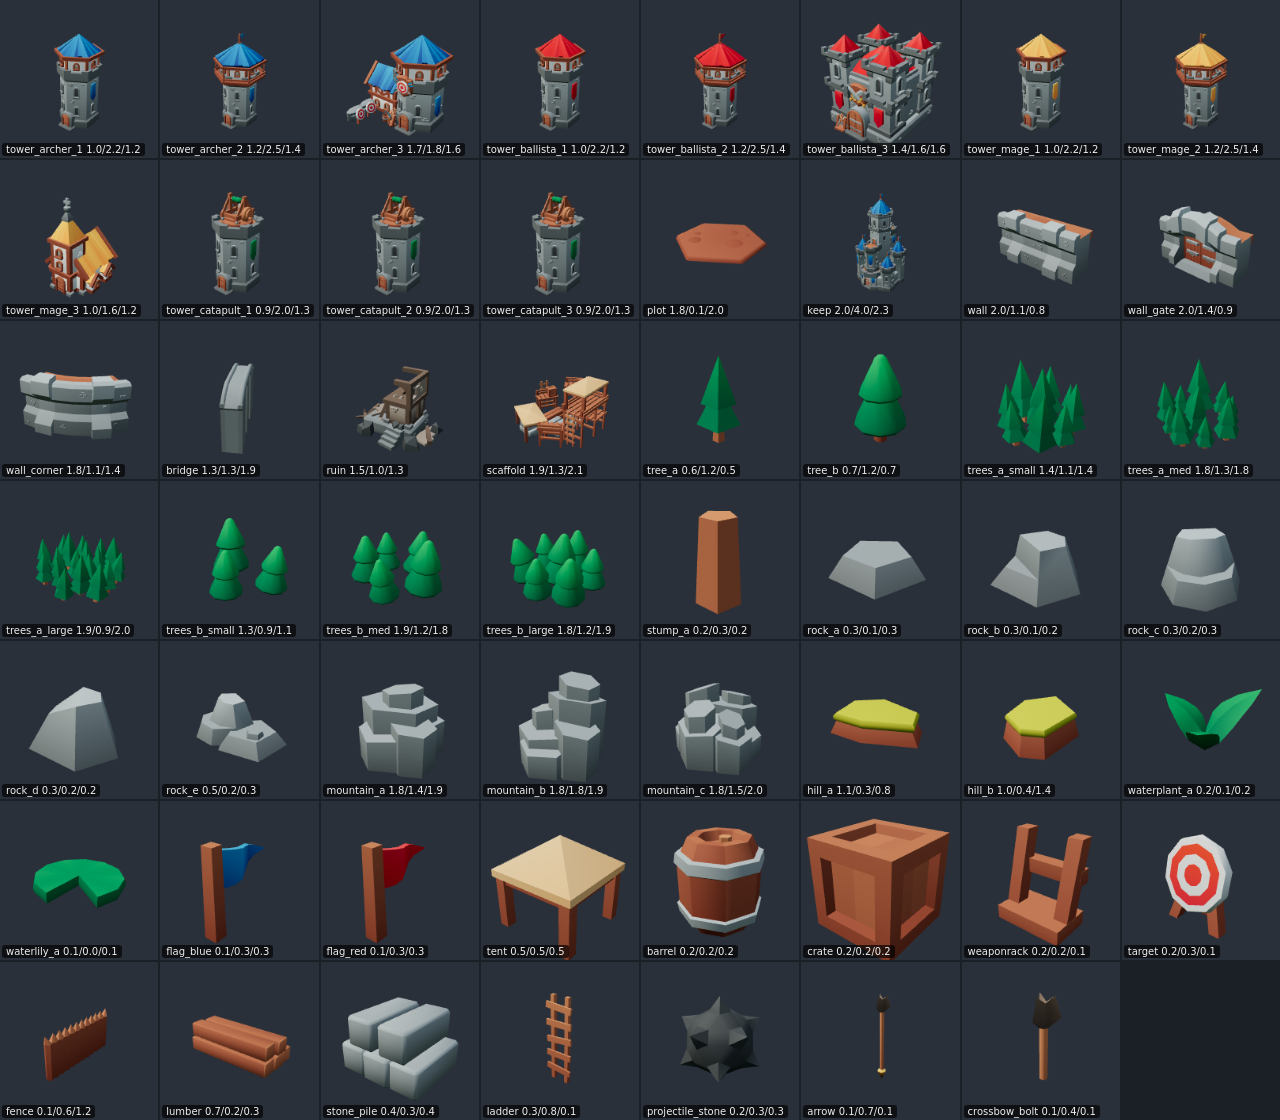
<file: tools/preview/sheet.html>
<!DOCTYPE html><html><head><meta charset="utf-8"><style>
body{margin:0;background:#1b1f26;font:12px system-ui;color:#eee}
#grid{display:grid;grid-template-columns:repeat(var(--c,8),1fr);gap:2px}
.cell{position:relative}.cell canvas{display:block;width:100%;background:#2a303a}
.cell span{position:absolute;left:2px;bottom:2px;background:#000a;padding:1px 4px;border-radius:3px;font-size:10px}
</style></head><body><div id="grid"></div>
<script type="module">
import * as THREE from '/js/vendor/three.module.min.js';
import { GLTFLoader } from '/js/vendor/GLTFLoader.js';
const p = new URLSearchParams(location.search);
const file = p.get('file') || 'kit.glb';
const cols = +(p.get('cols') || 8), size = +(p.get('size') || 200);
document.getElementById('grid').style.setProperty('--c', cols);
const renderer = new THREE.WebGLRenderer({ antialias: true, preserveDrawingBuffer: true });
renderer.setSize(size, size); renderer.setPixelRatio(1);
renderer.toneMapping = THREE.ACESFilmicToneMapping;
const loader = new GLTFLoader();
loader.load('/assets/models/' + file, (g) => {
  const items = p.get('mode') === 'char' ? [g.scene] : g.scene.children.slice();
  const grid = document.getElementById('grid');
  for (const obj of items) {
    const scene = new THREE.Scene();
    scene.background = new THREE.Color(0x2a303a);
    scene.add(new THREE.HemisphereLight(0xdfeaf5, 0x50603a, 2.0));
    const dl = new THREE.DirectionalLight(0xfff2dd, 2.6); dl.position.set(-3, 6, 4); scene.add(dl);
    const clone = obj; scene.add(clone);
    const box = new THREE.Box3().setFromObject(clone);
    const c = box.getCenter(new THREE.Vector3()), s = box.getSize(new THREE.Vector3());
    const r = Math.max(s.x, s.y, s.z) || 1;
    const cam = new THREE.PerspectiveCamera(35, 1, 0.01, 1000);
    cam.position.set(c.x + r * 1.5, c.y + r * 1.2, c.z + r * 1.9); cam.lookAt(c);
    renderer.render(scene, cam);
    const cv = document.createElement('canvas'); cv.width = cv.height = size;
    cv.getContext('2d').drawImage(renderer.domElement, 0, 0);
    const cell = document.createElement('div'); cell.className = 'cell';
    cell.appendChild(cv);
    const lbl = document.createElement('span');
    lbl.textContent = obj.name + ' ' + [s.x, s.y, s.z].map(v => v.toFixed(1)).join('/');
    cell.appendChild(lbl); grid.appendChild(cell);
  }
  document.title = 'READY ' + items.length;
}, undefined, (e) => { document.title = 'ERROR ' + e; document.body.textContent = 'ERROR ' + e; });
</script></body></html>
</file>
<file: css/style.css>
/* Ravenhold — minimal translucent UI */
:root {
  --gold: #e8bd5c; --gold-dim: #a8843a; --ink: #0d0f14; --text: #f1e9d6; --dim: #b9ae99; --red: #d9483b;
  --glass: rgba(10, 11, 16, 0.42); --glass-edge: rgba(255, 255, 255, 0.10);
  --sat: env(safe-area-inset-top, 0px); --sab: env(safe-area-inset-bottom, 0px); --sal: env(safe-area-inset-left, 0px); --sar: env(safe-area-inset-right, 0px);
  --serif: 'Cinzel', 'Trajan Pro', Georgia, serif; --body: 'Crimson Pro', Georgia, serif;
}
* { box-sizing: border-box; -webkit-tap-highlight-color: transparent; }
html, body { margin: 0; padding: 0; width: 100%; height: 100%; background: var(--ink); color: var(--text); font-family: var(--body); overflow: hidden; position: fixed; inset: 0; overscroll-behavior: none; -webkit-user-select: none; user-select: none; -webkit-touch-callout: none; touch-action: none; }
button { font-family: inherit; color: inherit; cursor: pointer; touch-action: manipulation; border: 0; background: none; padding: 0; }
.hidden { display: none !important; }
#game { position: fixed; inset: 0; width: 100%; height: 100%; display: block; touch-action: none; }
.fx { position: fixed; inset: 0; pointer-events: none; opacity: 0; }
#fx-flash { background: radial-gradient(ellipse at center, rgba(200,40,30,0) 40%, rgba(200,40,30,0.55) 100%); }
#fx-frost { background: radial-gradient(ellipse at center, rgba(180,225,255,0) 30%, rgba(160,215,255,0.5) 100%); }
#fx-vignette { opacity: 1; background: radial-gradient(ellipse at center, rgba(0,0,0,0) 55%, rgba(4,5,10,0.55) 100%); }

.glass { background: var(--glass); backdrop-filter: blur(14px) saturate(1.3); -webkit-backdrop-filter: blur(14px) saturate(1.3); border: 1px solid var(--glass-edge); }
.ico { display: inline-block; width: 16px; height: 16px; background: center/contain no-repeat; vertical-align: -3px; }
.ico-gold { background-image: url("data:image/svg+xml,%3Csvg xmlns='http://www.w3.org/2000/svg' viewBox='0 0 24 24'%3E%3Ccircle cx='12' cy='12' r='10' fill='%23e8bd5c' stroke='%23795c1f' stroke-width='1.5'/%3E%3Ccircle cx='12' cy='12' r='6.5' fill='none' stroke='%23795c1f' stroke-width='1.2'/%3E%3C/svg%3E"); }
.ico-heart { background-image: url("data:image/svg+xml,%3Csvg xmlns='http://www.w3.org/2000/svg' viewBox='0 0 24 24'%3E%3Cpath d='M12 21s-8-5.3-8-11.2A4.6 4.6 0 0 1 12 7a4.6 4.6 0 0 1 8 2.8C20 15.7 12 21 12 21z' fill='%23e04a3c' stroke='%237a1f18' stroke-width='1.3'/%3E%3C/svg%3E"); }
.ico-sound { width: 20px; height: 20px; background-image: url("data:image/svg+xml,%3Csvg xmlns='http://www.w3.org/2000/svg' viewBox='0 0 24 24' fill='none' stroke='%23f1e9d6' stroke-width='2' stroke-linecap='round' stroke-linejoin='round'%3E%3Cpath d='M11 5L6 9H3v6h3l5 4z' fill='%23f1e9d6'/%3E%3Cpath d='M15.5 8.5a5 5 0 0 1 0 7M18.5 5.5a9 9 0 0 1 0 13'/%3E%3C/svg%3E"); }
.ico-menu { width: 20px; height: 20px; background-image: url("data:image/svg+xml,%3Csvg xmlns='http://www.w3.org/2000/svg' viewBox='0 0 24 24' fill='none' stroke='%23f1e9d6' stroke-width='2.4' stroke-linecap='round'%3E%3Cpath d='M4 7h16M4 12h16M4 17h16'/%3E%3C/svg%3E"); }

/* ---------- HUD ---------- */
#hud { position: fixed; inset: 0; pointer-events: none; }
.top { position: absolute; left: 0; right: 0; top: 0; padding: calc(var(--sat) + 6px) calc(var(--sar) + 10px) 6px calc(var(--sal) + 12px); display: flex; align-items: center; justify-content: space-between; pointer-events: auto; background: linear-gradient(to bottom, rgba(6,7,10,0.55), rgba(6,7,10,0)); }
.stats { display: flex; align-items: center; gap: 14px; font-family: var(--serif); font-weight: 700; font-size: 15px; letter-spacing: 0.02em; text-shadow: 0 1px 2px rgba(0,0,0,0.9), 0 0 12px rgba(0,0,0,0.6); white-space: nowrap; font-variant-numeric: tabular-nums; }
.st { display: inline-flex; align-items: center; gap: 5px; }
.st.gold { color: var(--gold); } .st.lives { color: #ff9a8c; } .st.wave { color: var(--text); font-size: 13px; opacity: 0.9; }
.ctl { display: flex; gap: 4px; }
.ib { width: 38px; height: 38px; border-radius: 50%; display: flex; align-items: center; justify-content: center; color: var(--text); font-family: var(--serif); font-weight: 700; font-size: 14px; text-shadow: 0 1px 2px #000; background: rgba(10,11,16,0.28); border: 1px solid rgba(255,255,255,0.08); backdrop-filter: blur(10px); -webkit-backdrop-filter: blur(10px); position: relative; }
.ib:active { background: rgba(255,255,255,0.14); }
.ib.muted .ico-sound { opacity: 0.35; } .ib.muted::after { content: ''; position: absolute; width: 22px; height: 2px; background: var(--red); transform: rotate(-45deg); }

.bottom { position: absolute; left: 0; right: 0; bottom: 0; padding: 8px calc(var(--sar) + 12px) calc(var(--sab) + 10px) calc(var(--sal) + 12px); display: flex; align-items: flex-end; gap: 10px; pointer-events: auto; background: linear-gradient(to top, rgba(6,7,10,0.55), rgba(6,7,10,0)); }
.spell { position: relative; width: 58px; height: 58px; border-radius: 50%; background: rgba(10,11,16,0.38); border: 1px solid rgba(255,255,255,0.12); backdrop-filter: blur(12px); -webkit-backdrop-filter: blur(12px); display: flex; align-items: center; justify-content: center; overflow: visible; flex: 0 0 auto; }
.spell:active { transform: scale(0.95); }
.spell .orb { width: 34px; height: 34px; border-radius: 50%; }
.orb.fire { background: radial-gradient(circle at 38% 32%, #ffe6a0, #ff7a1a 45%, #6a1604 100%); box-shadow: 0 0 14px rgba(255,120,30,0.55); }
.orb.frost { background: radial-gradient(circle at 38% 32%, #ffffff, #8ad3ff 45%, #16407a 100%); box-shadow: 0 0 14px rgba(120,200,255,0.55); }
.spell.ready { border-color: rgba(232,189,92,0.8); box-shadow: 0 0 16px rgba(232,189,92,0.25); }
.spell.armed { border-color: #fff; box-shadow: 0 0 0 3px rgba(255,255,255,0.25), 0 0 18px rgba(255,150,60,0.6); }
.spell.cooling .orb { filter: grayscale(0.6) brightness(0.5); box-shadow: none; }
.spell .cd { position: absolute; inset: 0; border-radius: 50%; background: conic-gradient(rgba(0,0,0,0.6) var(--p, 0%), transparent 0); pointer-events: none; }
.spell .cdt { position: absolute; inset: 0; display: flex; align-items: center; justify-content: center; font-family: var(--serif); font-weight: 700; font-size: 15px; color: #fff; text-shadow: 0 1px 3px #000; pointer-events: none; }
.spell .sl { position: absolute; bottom: -15px; left: 0; right: 0; text-align: center; font-family: var(--serif); font-size: 9.5px; letter-spacing: 0.08em; text-transform: uppercase; color: var(--dim); text-shadow: 0 1px 2px #000; }
.wavebtn { flex: 1; min-height: 54px; border-radius: 27px; margin-bottom: 2px; color: var(--ink); background: linear-gradient(180deg, #f3cf72, #c9963a 65%, #a67a2c); border: 1px solid rgba(255,235,180,0.7); font-family: var(--serif); font-weight: 900; font-size: 15px; letter-spacing: 0.03em; display: flex; flex-direction: column; align-items: center; justify-content: center; gap: 1px; box-shadow: 0 4px 16px rgba(232,189,92,0.3), inset 0 1px 0 rgba(255,255,255,0.45); }
.wavebtn .ws { font-family: var(--body); font-weight: 600; font-size: 13px; letter-spacing: 0; opacity: 0.8; }
.wavebtn:active { filter: brightness(0.92); }
.wavebtn.busy { background: rgba(10,11,16,0.4); color: var(--text); border-color: rgba(255,255,255,0.14); box-shadow: none; backdrop-filter: blur(12px); -webkit-backdrop-filter: blur(12px); }
.wavebtn:disabled { opacity: 0.7; }
.hint { position: absolute; left: 50%; transform: translateX(-50%); bottom: calc(var(--sab) + 84px); background: rgba(10,11,16,0.6); backdrop-filter: blur(12px); -webkit-backdrop-filter: blur(12px); border: 1px solid rgba(255,255,255,0.12); border-radius: 22px; padding: 7px 8px 7px 14px; font-size: 14.5px; pointer-events: auto; white-space: nowrap; display: flex; gap: 10px; align-items: center; }
.hint button { border: 1px solid rgba(255,255,255,0.15); border-radius: 14px; color: var(--gold); padding: 4px 11px; font-size: 13px; }

/* ---------- radial build menu ---------- */
.radial { position: fixed; left: 0; top: 0; width: 0; height: 0; z-index: 8; }
.rb { position: absolute; width: 56px; height: 56px; margin: -28px 0 0 -28px; border-radius: 50%; background: rgba(10,11,16,0.5); backdrop-filter: blur(12px); -webkit-backdrop-filter: blur(12px); border: 1px solid rgba(255,255,255,0.16); display: flex; flex-direction: column; align-items: center; justify-content: center; box-shadow: 0 4px 14px rgba(0,0,0,0.45); animation: pop 0.16s ease-out; transition: transform 0.1s; }
.rb img { width: 40px; height: 40px; margin-top: -2px; pointer-events: none; filter: drop-shadow(0 2px 2px rgba(0,0,0,0.6)); }
.rb .c { position: absolute; bottom: -9px; left: 50%; transform: translateX(-50%); font-family: var(--serif); font-weight: 700; font-size: 11px; color: var(--gold); background: rgba(8,9,12,0.8); border: 1px solid rgba(232,189,92,0.35); border-radius: 9px; padding: 1px 6px; white-space: nowrap; }
.rb.side-l .n { left: auto; right: 60px; top: 50%; transform: translateY(-50%); }
.rb.side-r .n { left: 60px; transform: translateY(-50%); top: 50%; }
.rb .n { position: absolute; top: -17px; left: 50%; transform: translateX(-50%); font-family: var(--serif); font-size: 9px; letter-spacing: 0.06em; text-transform: uppercase; color: var(--dim); white-space: nowrap; text-shadow: 0 1px 2px #000; opacity: 0.9; }
.rb.poor { opacity: 0.45; } .rb.poor .c { color: #ff9a8c; border-color: rgba(217,72,59,0.4); }
.rb:active { transform: scale(0.94); }
@keyframes pop { from { transform: scale(0.6); opacity: 0; } to { transform: none; opacity: 1; } }

/* ---------- tower menu ---------- */
.tmwrap { position: fixed; left: 0; top: 0; width: 0; height: 0; z-index: 8; }
.tmenu { position: absolute; left: -116px; bottom: 0; width: 232px; border-radius: 16px; background: rgba(10,11,16,0.5); backdrop-filter: blur(14px) saturate(1.3); -webkit-backdrop-filter: blur(14px) saturate(1.3); border: 1px solid rgba(255,255,255,0.14); box-shadow: 0 6px 20px rgba(0,0,0,0.45); padding: 8px 8px 8px; animation: pop 0.16s ease-out; }
.tm-head { display: flex; gap: 8px; align-items: center; }
#tm-icon { width: 44px; height: 44px; filter: drop-shadow(0 2px 2px rgba(0,0,0,0.6)); flex: 0 0 auto; }
.tm-name { font-family: var(--serif); font-weight: 700; font-size: 13px; color: var(--gold); letter-spacing: 0.03em; white-space: nowrap; }
.tm-stats { font-size: 12.5px; color: var(--text); opacity: 0.9; line-height: 1.3; }
.tm-stats i { font-style: normal; color: #8ee08a; }
.tm-actions { display: flex; gap: 6px; margin-top: 8px; }
.tm-btn { flex: 1; min-height: 38px; border-radius: 12px; border: 1px solid rgba(255,255,255,0.14); background: rgba(255,255,255,0.06); color: var(--text); display: flex; align-items: center; justify-content: center; gap: 6px; font-family: var(--serif); font-weight: 700; font-size: 12.5px; }
.tm-btn .cost { display: inline-flex; align-items: center; gap: 3px; font-family: var(--body); font-weight: 600; font-size: 13px; color: var(--gold); }
.tm-btn.primary { background: linear-gradient(180deg, #f3cf72, #c9963a 65%, #a67a2c); color: var(--ink); border-color: rgba(255,235,180,0.6); }
.tm-btn.primary .cost { color: #4a3208; }
.tm-btn.primary.poor { filter: grayscale(0.8) brightness(0.65); }
.tm-btn:disabled { opacity: 0.45; }
.tm-btn:active { filter: brightness(0.9); }

/* ---------- overlays ---------- */
.overlay { position: fixed; inset: 0; display: flex; align-items: center; justify-content: center; padding: calc(var(--sat) + 16px) 16px calc(var(--sab) + 16px); background: rgba(4, 5, 9, 0.55); backdrop-filter: blur(6px); -webkit-backdrop-filter: blur(6px); z-index: 20; }
.card { width: min(92vw, 400px); max-height: calc(100dvh - 40px); background: rgba(12,12,18,0.72); border: 1px solid rgba(232,189,92,0.3); border-radius: 22px; padding: 26px 22px; text-align: center; box-shadow: 0 24px 60px rgba(0,0,0,0.6); backdrop-filter: blur(20px); -webkit-backdrop-filter: blur(20px); }
.card.scroll { overflow-y: auto; -webkit-overflow-scrolling: touch; touch-action: pan-y; text-align: left; }
.sigil { width: 84px; height: 84px; margin: 0 auto 10px; background: url("data:image/svg+xml,%3Csvg xmlns='http://www.w3.org/2000/svg' viewBox='0 0 100 100'%3E%3Cdefs%3E%3CradialGradient id='g' cx='50%25' cy='40%25'%3E%3Cstop offset='0' stop-color='%23f3d27c'/%3E%3Cstop offset='1' stop-color='%23a8843a'/%3E%3C/radialGradient%3E%3C/defs%3E%3Ccircle cx='50' cy='50' r='46' fill='none' stroke='url(%23g)' stroke-width='3'/%3E%3Ccircle cx='50' cy='50' r='39' fill='none' stroke='%23a8843a' stroke-width='1'/%3E%3Cpath d='M50 18c-6 8-14 10-22 8 4 6 6 14 4 22-3 10-1 18 6 24l5-9 3 12 4-12 5 9c7-6 9-14 6-24-2-8 0-16 4-22-8 2-16 0-22-8z' fill='url(%23g)'/%3E%3Cpath d='M42 38l5 6-6 1zM58 38l-5 6 6 1z' fill='%230d0f14'/%3E%3C/svg%3E") center/contain no-repeat; }
h1 { font-family: var(--serif); font-weight: 900; font-size: 44px; letter-spacing: 0.08em; margin: 0; color: var(--gold); text-shadow: 0 2px 14px rgba(232,189,92,0.35), 0 2px 0 #4a3208; line-height: 1; text-wrap: balance; }
h2 { font-family: var(--serif); font-weight: 700; font-size: 26px; letter-spacing: 0.06em; margin: 0 0 14px; color: var(--gold); }
.sub { font-family: var(--serif); font-size: 14px; letter-spacing: 0.3em; text-transform: uppercase; color: var(--dim); margin: 8px 0 14px; }
.lead { font-size: 16.5px; line-height: 1.45; color: var(--text); margin: 0 0 20px; }
.foot { margin-top: 14px; font-size: 12.5px; color: var(--dim); letter-spacing: 0.04em; }
.big { display: block; width: 100%; min-height: 54px; border-radius: 27px; border: 1px solid rgba(255,235,180,0.7); background: linear-gradient(180deg, #f3cf72, #c9963a 65%, #a67a2c); color: var(--ink); font-family: var(--serif); font-weight: 900; font-size: 18px; letter-spacing: 0.06em; box-shadow: 0 4px 18px rgba(232,189,92,0.35), inset 0 1px 0 rgba(255,255,255,0.45); }
.big:active { filter: brightness(0.92); transform: translateY(1px); }
.small { display: block; width: 100%; min-height: 46px; border-radius: 23px; border: 1px solid rgba(255,255,255,0.14); background: rgba(255,255,255,0.06); color: var(--text); font-family: var(--serif); font-weight: 700; font-size: 14px; letter-spacing: 0.04em; }
.small.danger { color: #ff9c8f; border-color: rgba(217,72,59,0.45); }
.link { color: var(--dim); font-size: 14px; text-decoration: underline; padding: 8px; }
.row { margin-top: 10px; } .row.two { display: flex; gap: 8px; }
.toggle { flex: 1; min-height: 46px; border-radius: 23px; border: 1px solid rgba(255,255,255,0.14); background: rgba(255,255,255,0.06); color: var(--text); font-size: 15px; }
.toggle b { color: #8ee08a; } .toggle.off b { color: var(--red); }
.credits { font-size: 14px; line-height: 1.45; color: var(--text); }
.credits h3 { font-family: var(--serif); color: var(--gold); font-size: 14px; letter-spacing: 0.06em; margin: 14px 0 6px; }
.credits ul { margin: 0; padding-left: 18px; } .credits li { margin: 2px 0; } .credits a { color: var(--gold); } .credits p { margin: 6px 0; color: var(--dim); font-size: 13px; }

/* ---------- banner & toast ---------- */
.banner { position: fixed; left: 0; right: 0; top: 30%; text-align: center; pointer-events: none; z-index: 15; animation: banner 2.6s ease-out forwards; }
.bm { font-family: var(--serif); font-weight: 900; font-size: 34px; letter-spacing: 0.1em; color: var(--gold); text-shadow: 0 2px 0 #4a3208, 0 4px 24px rgba(0,0,0,0.9); }
.bs { font-family: var(--serif); font-size: 14px; letter-spacing: 0.25em; text-transform: uppercase; color: var(--text); text-shadow: 0 2px 10px #000; margin-top: 4px; }
@keyframes banner { 0% { opacity: 0; transform: translateY(10px) scale(0.96); } 12% { opacity: 1; transform: none; } 80% { opacity: 1; } 100% { opacity: 0; transform: translateY(-8px); } }
.toast { position: fixed; left: 50%; transform: translateX(-50%); top: calc(var(--sat) + 56px); background: rgba(10,11,16,0.7); backdrop-filter: blur(12px); -webkit-backdrop-filter: blur(12px); border: 1px solid rgba(255,255,255,0.12); border-radius: 16px; padding: 6px 14px; font-size: 14.5px; color: var(--text); pointer-events: none; z-index: 15; white-space: nowrap; animation: toast 1.6s ease-out forwards; }
@keyframes toast { 0% { opacity: 0; } 10% { opacity: 1; } 75% { opacity: 1; } 100% { opacity: 0; } }
@media (prefers-reduced-motion: reduce) { .rb, .tmenu, .banner, .toast { animation: none; } }
@media (min-width: 700px) { .top, .bottom { max-width: 760px; margin: 0 auto; } .stats { font-size: 16px; } }

/* loading bar on the title card */
.loading { margin-top: 14px; opacity: 1; transition: opacity 0.4s; }
.loading.done { opacity: 0; height: 0; margin: 0; pointer-events: none; }
.loading .bar { height: 4px; border-radius: 2px; background: rgba(255,255,255,0.12); overflow: hidden; }
.loading .bar i { display: block; height: 100%; width: 0%; background: linear-gradient(90deg, #c9963a, #f3cf72); transition: width 0.25s ease-out; }
.loading span { display: block; margin-top: 6px; font-size: 12.5px; color: var(--dim); letter-spacing: 0.04em; }
.big:disabled { filter: grayscale(0.7) brightness(0.65); }
</file>
